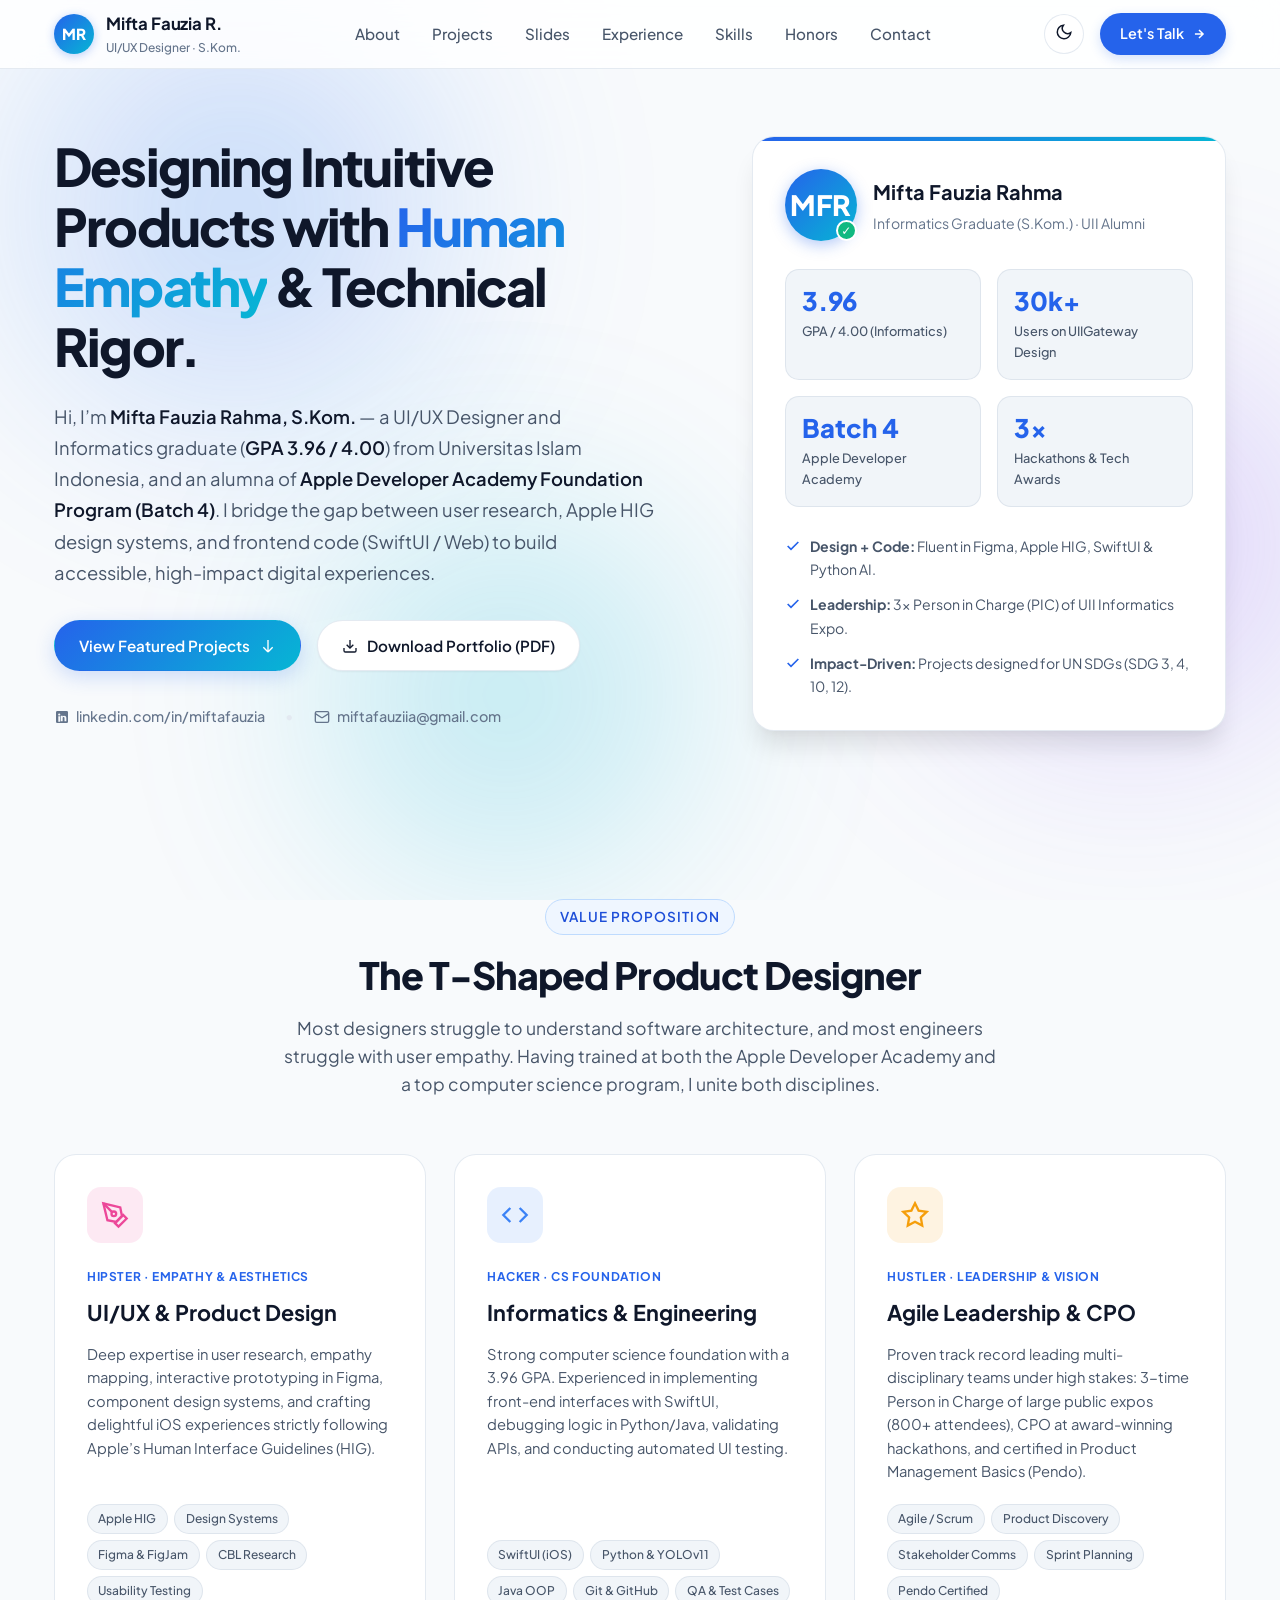
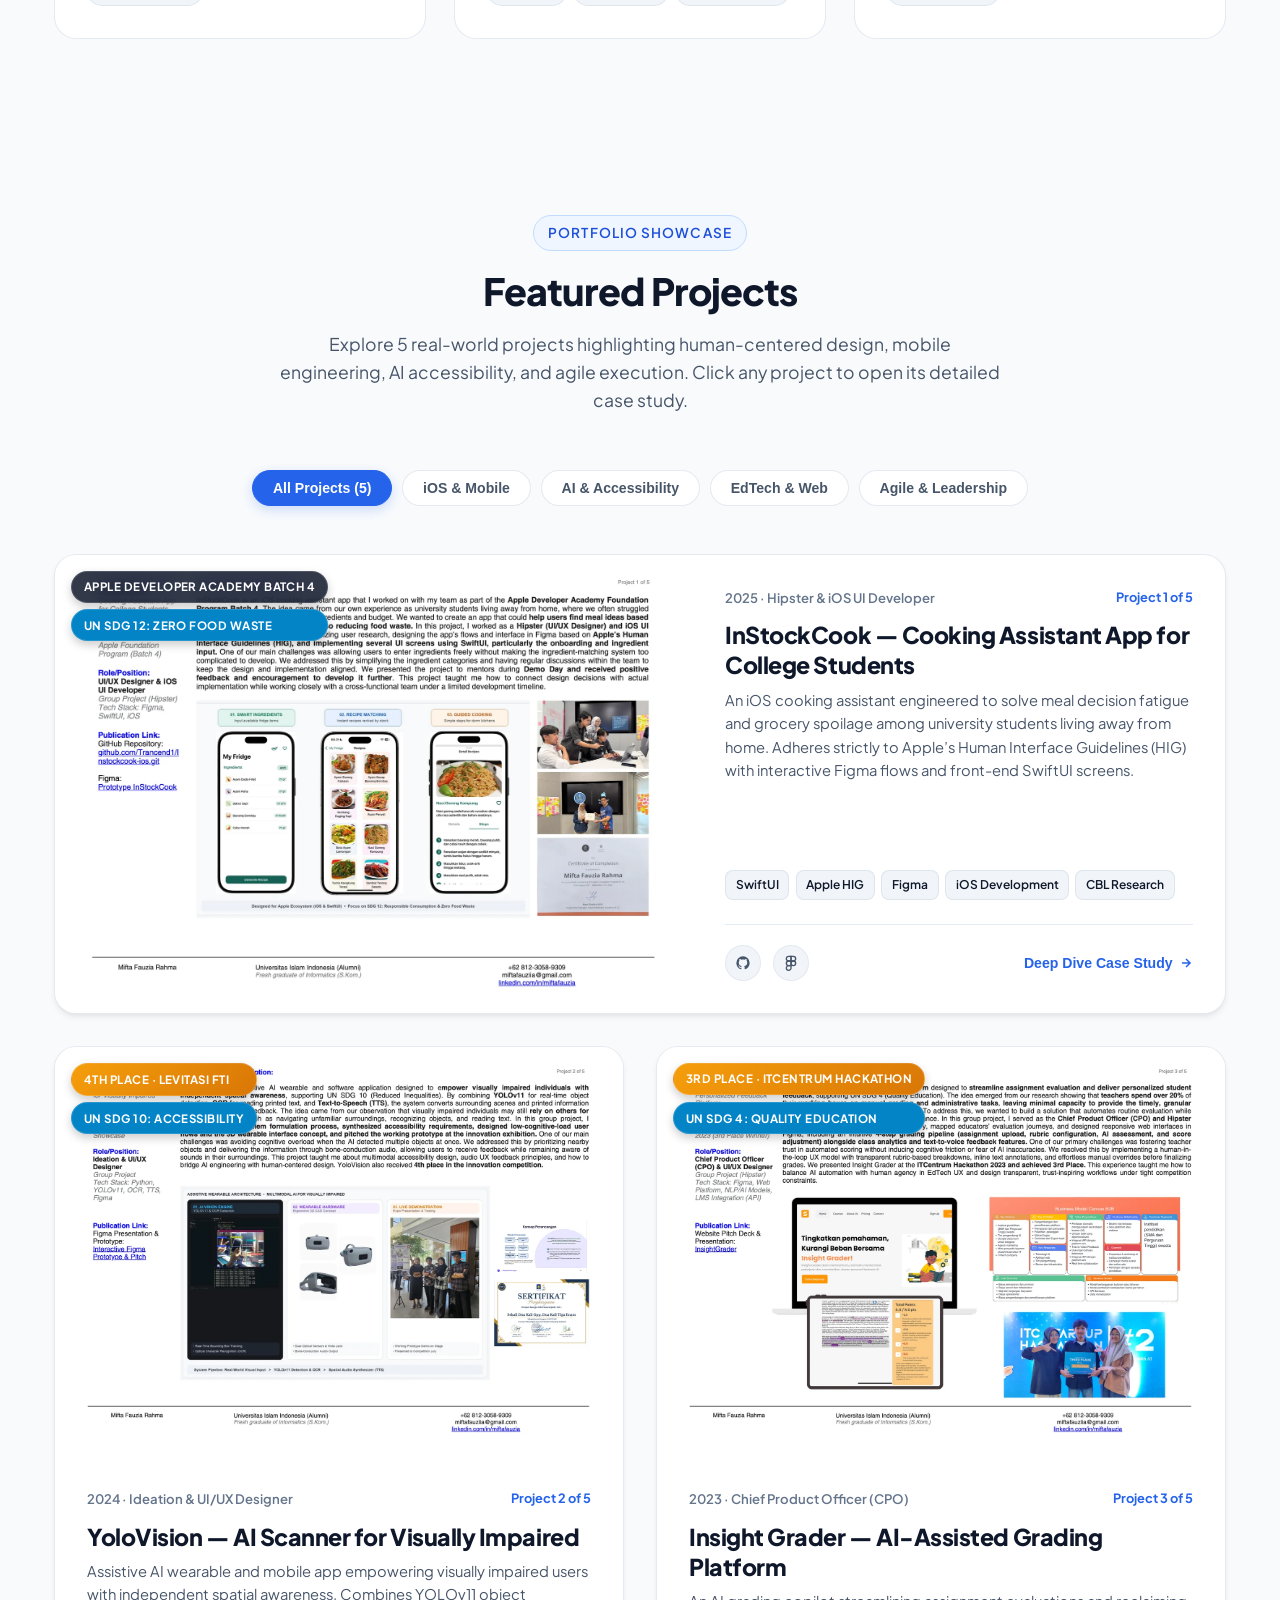
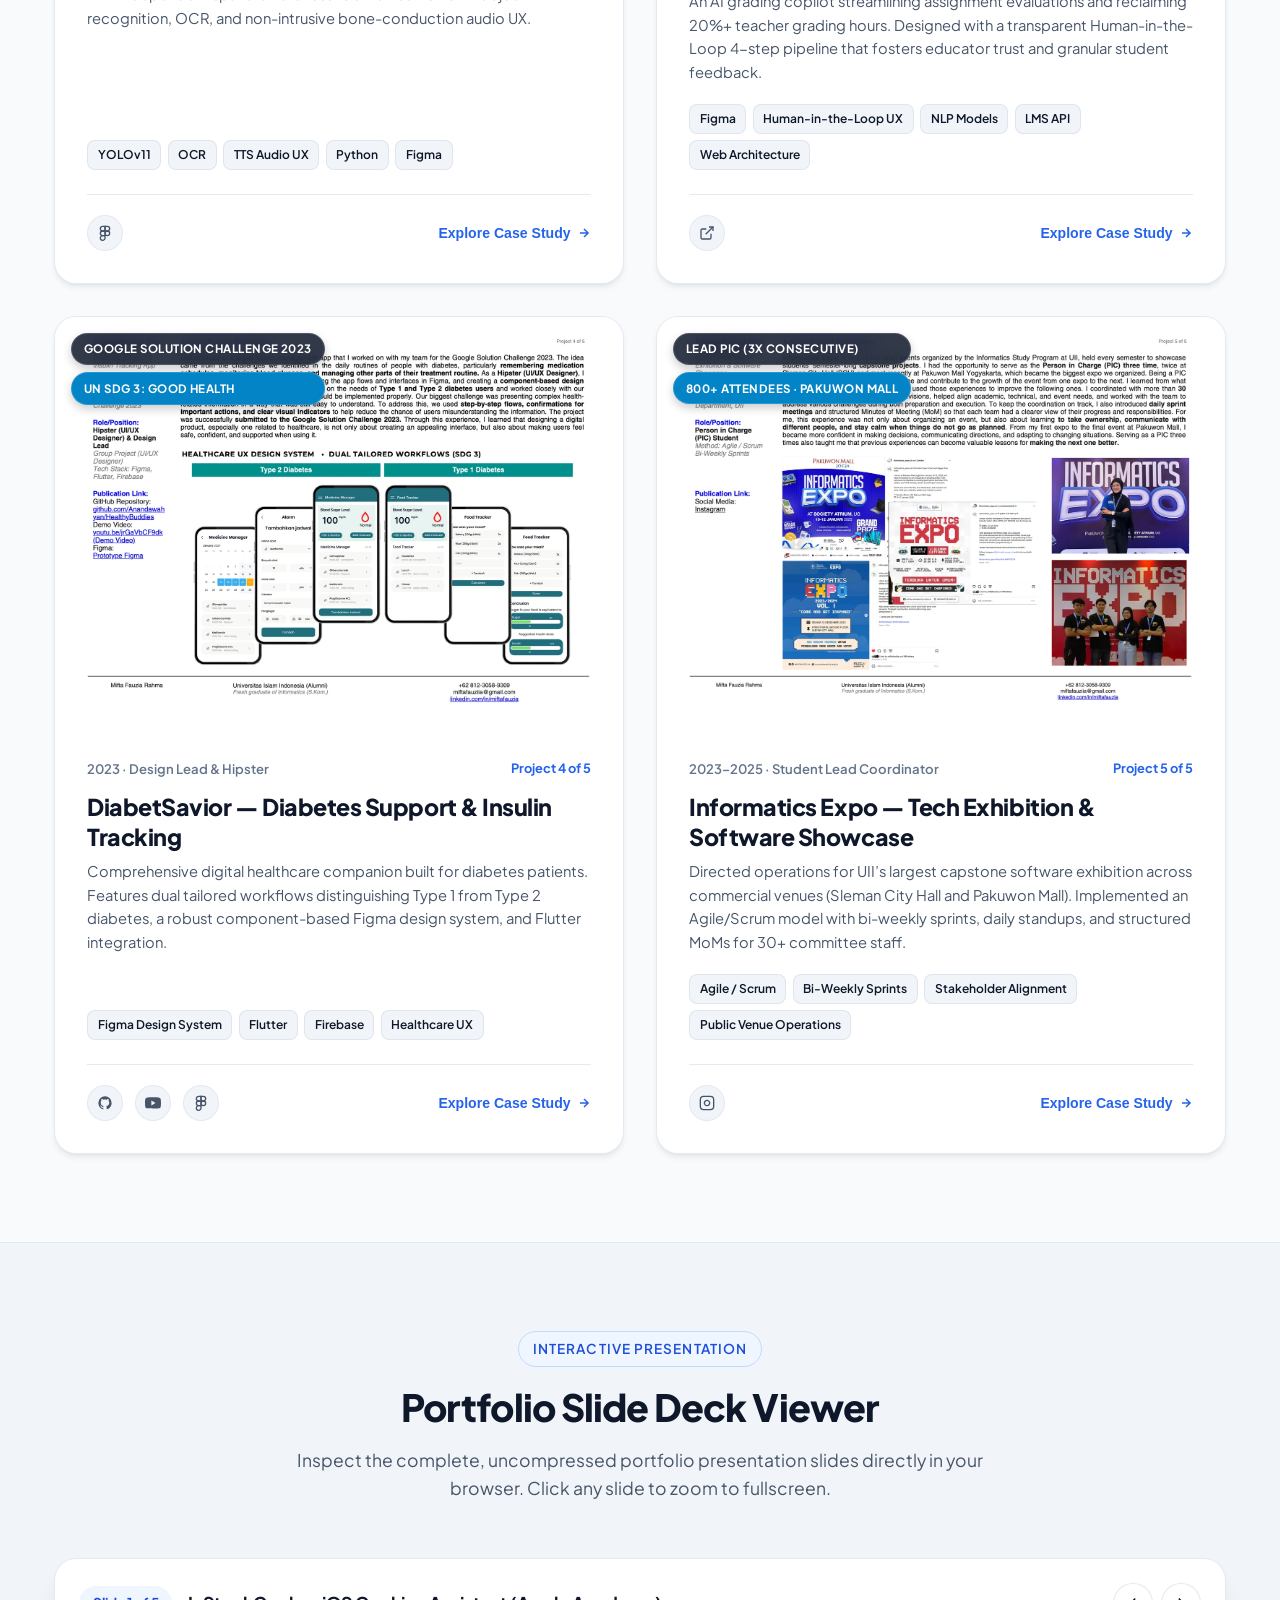
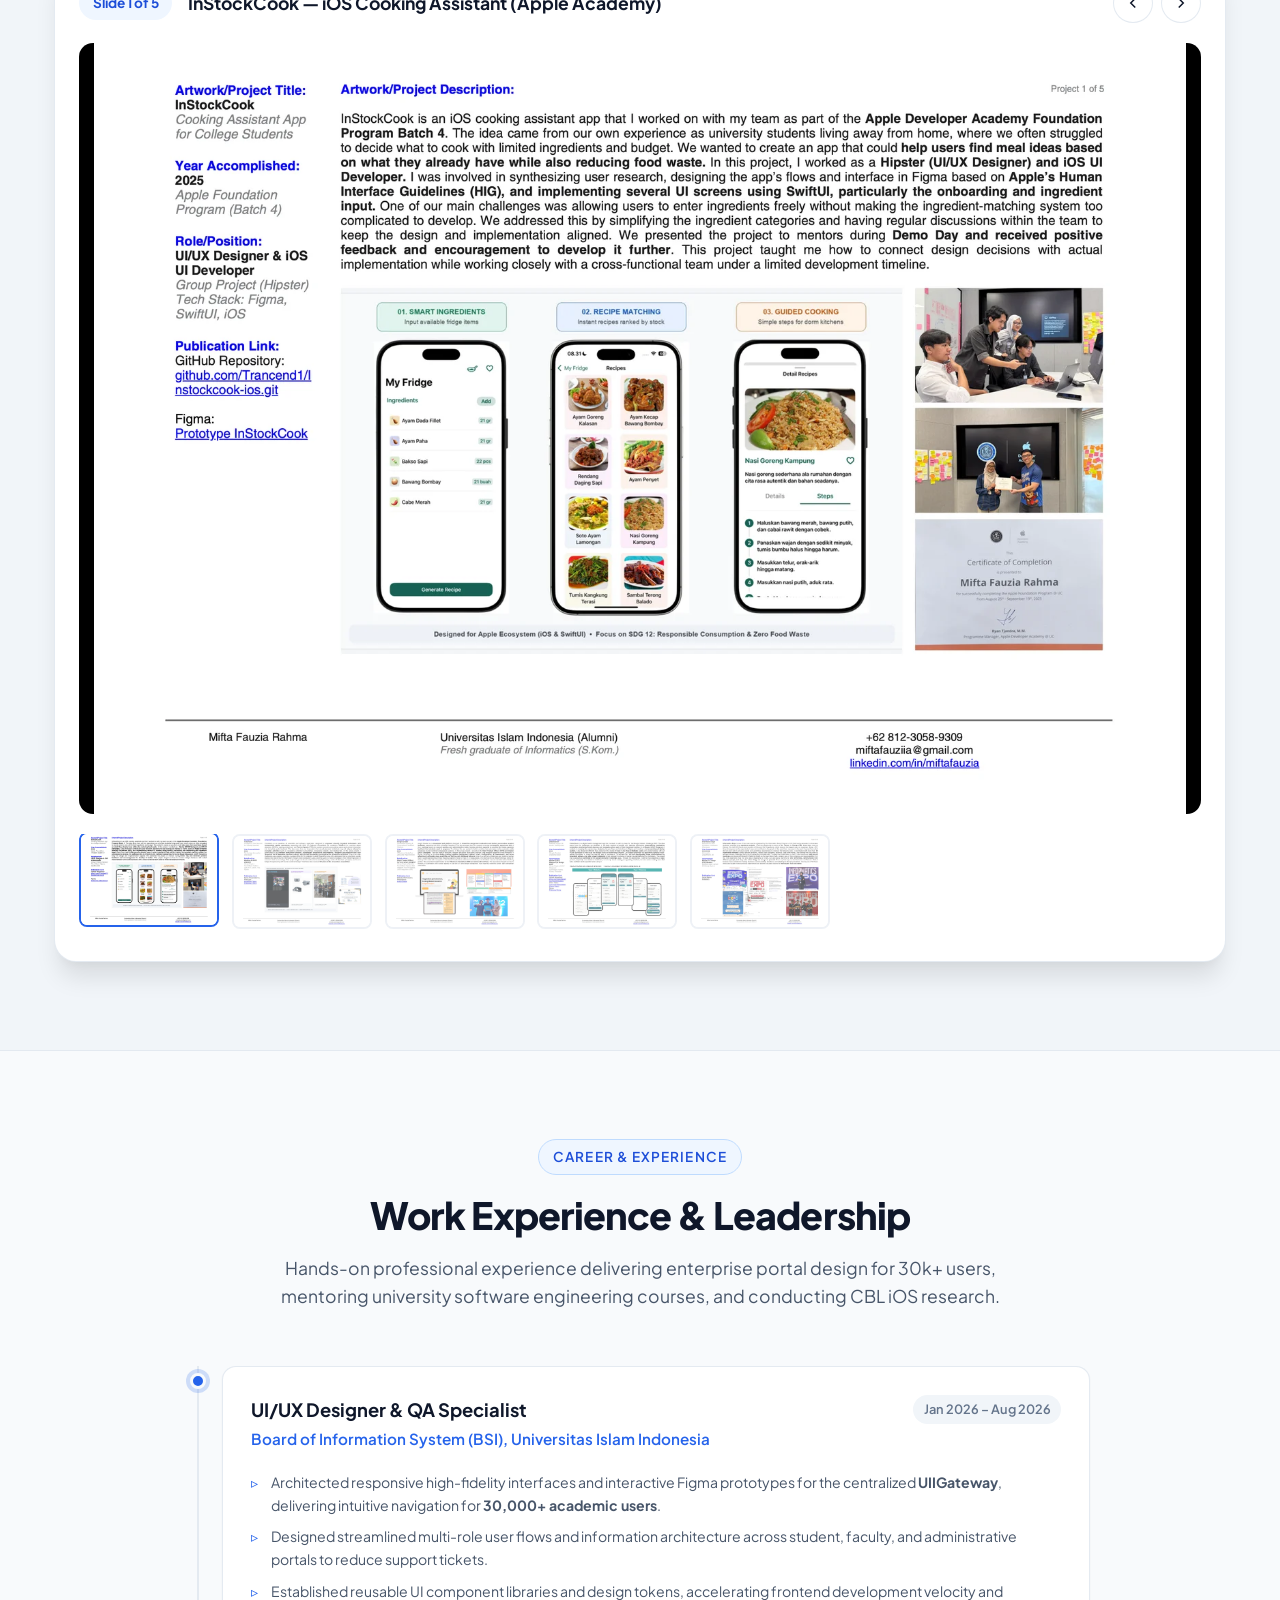
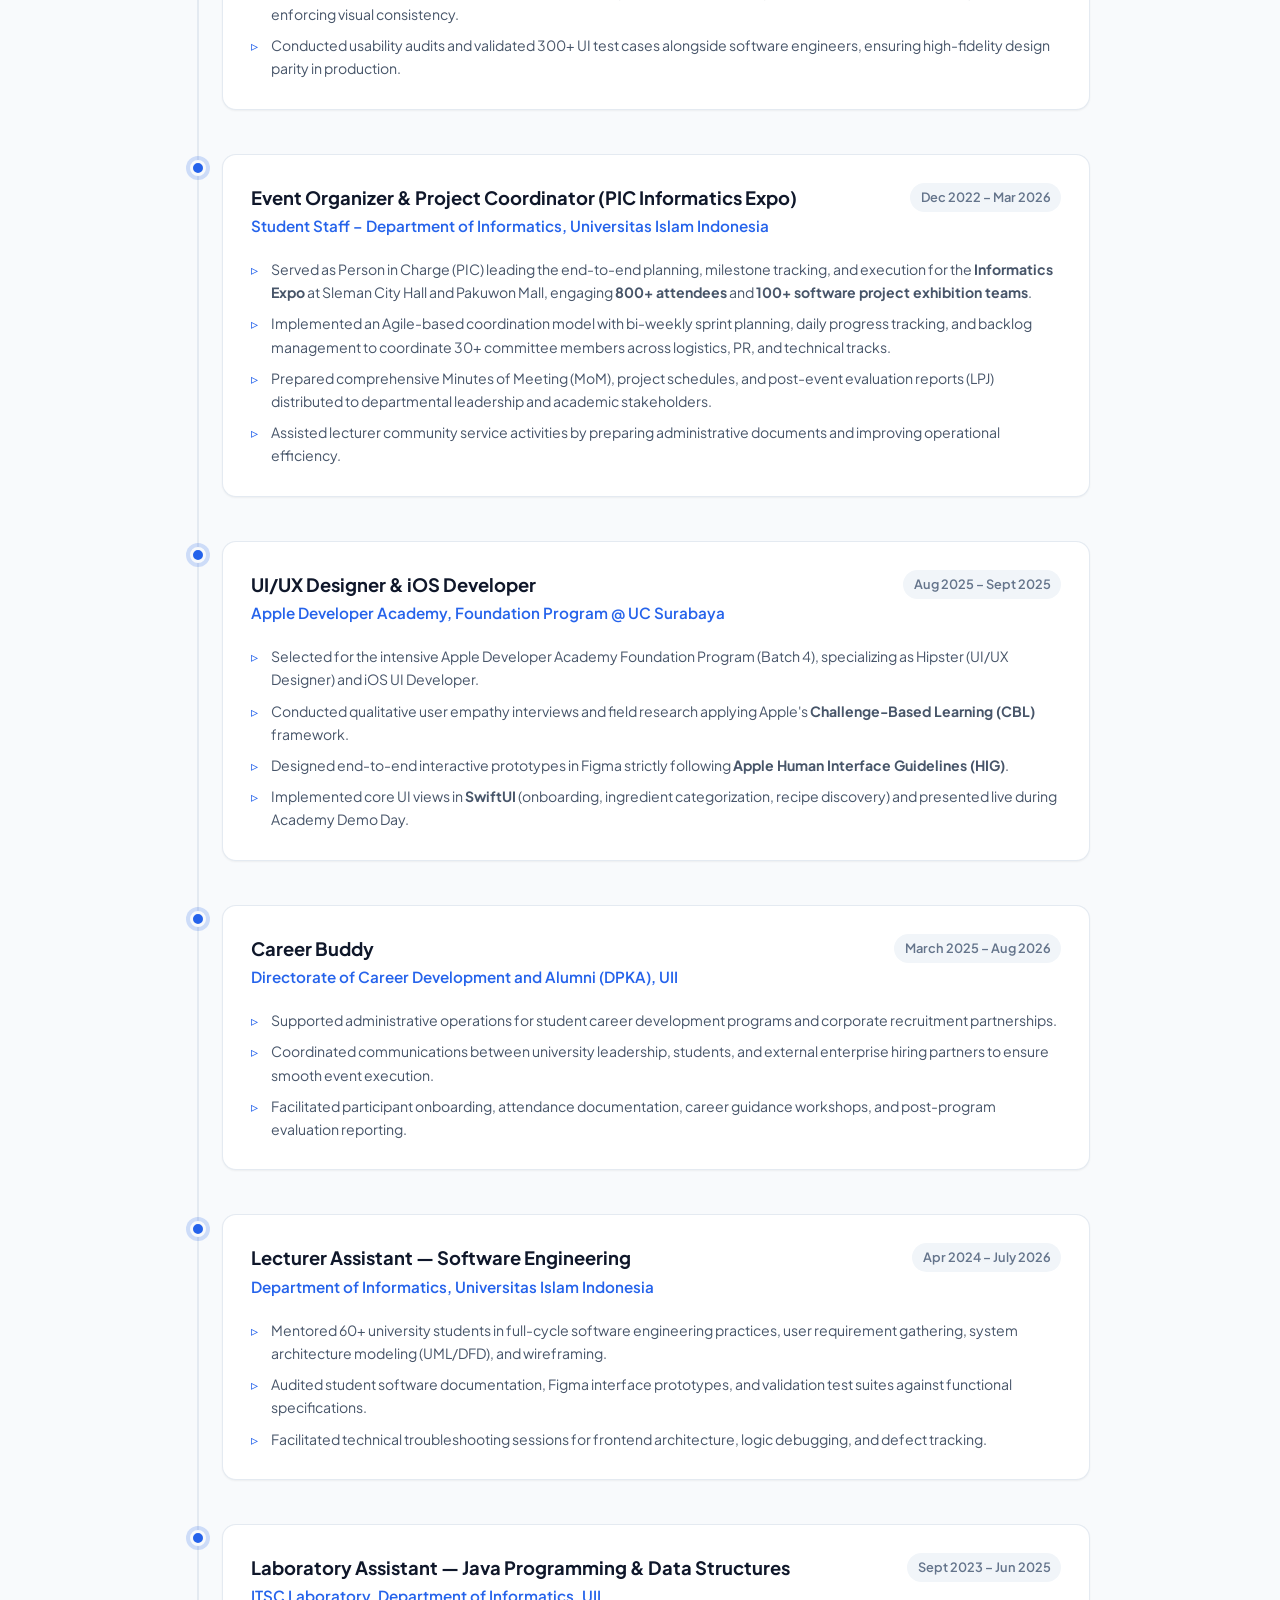
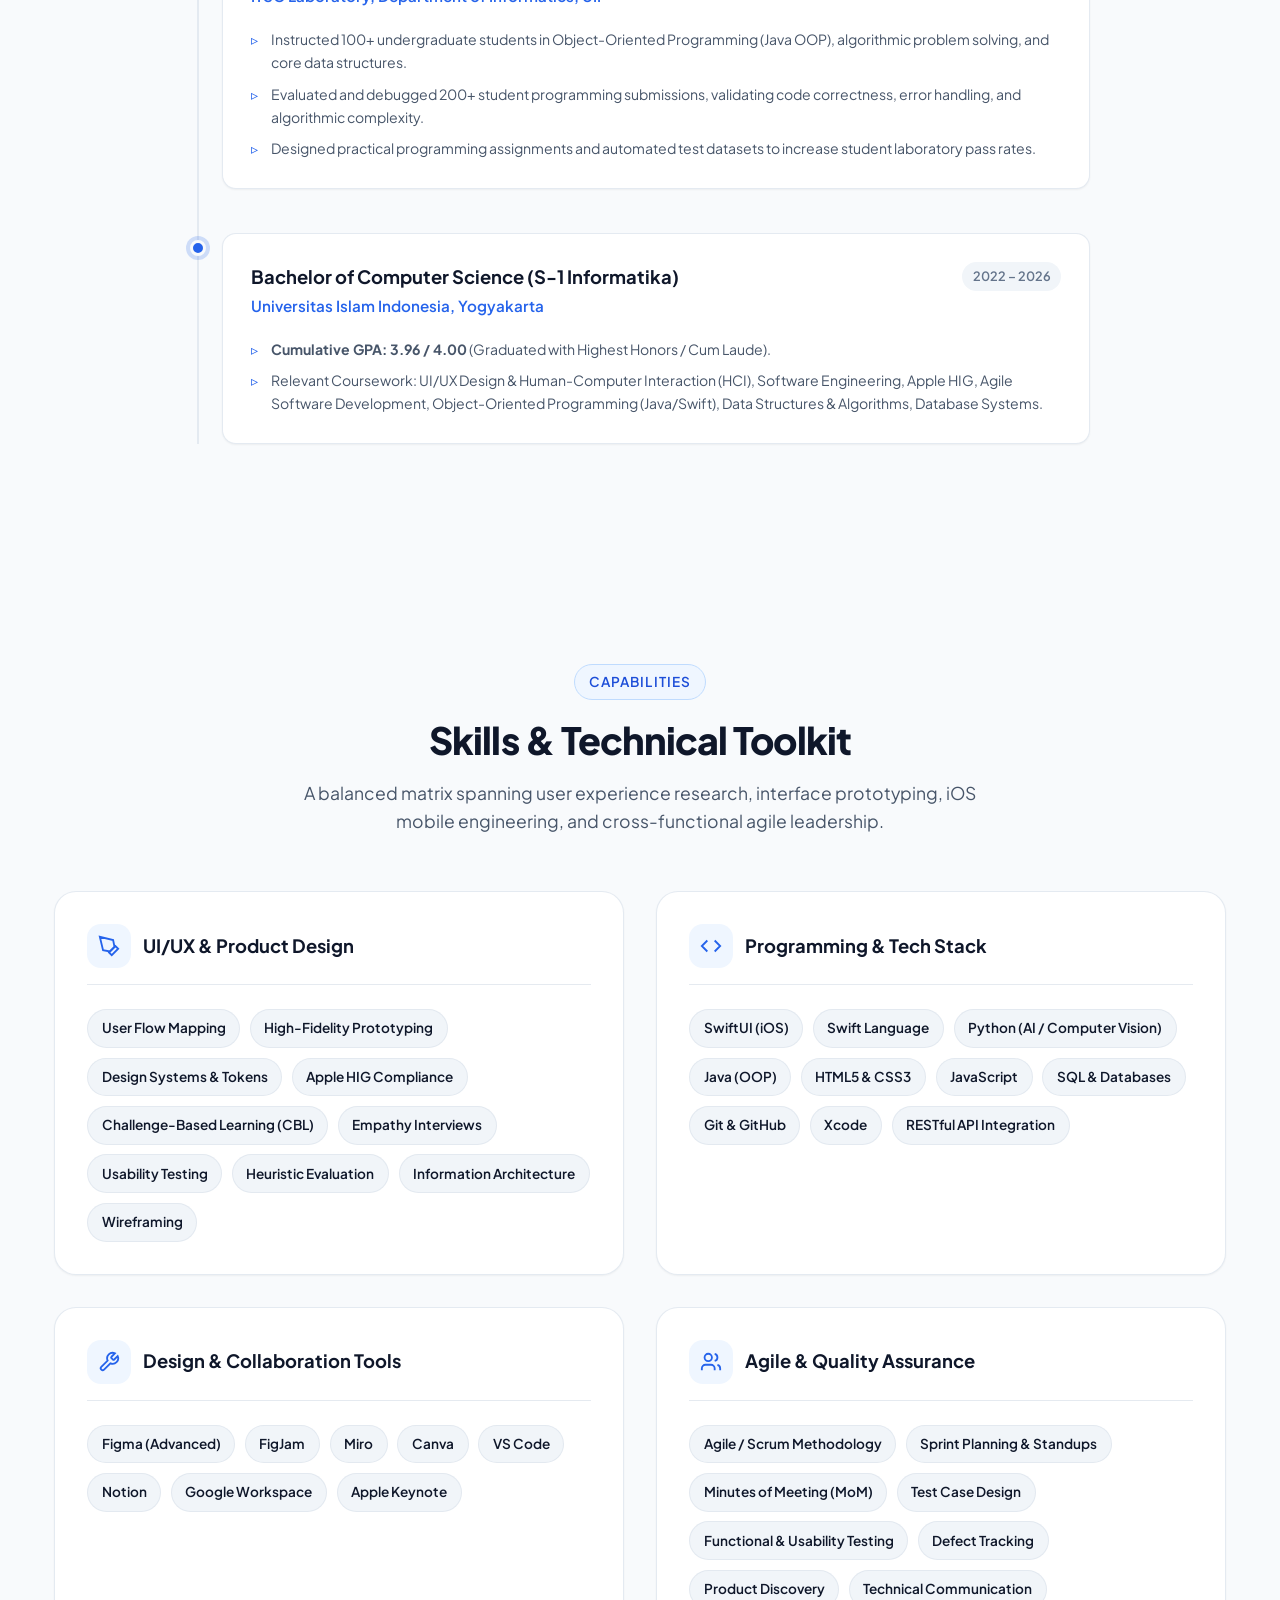
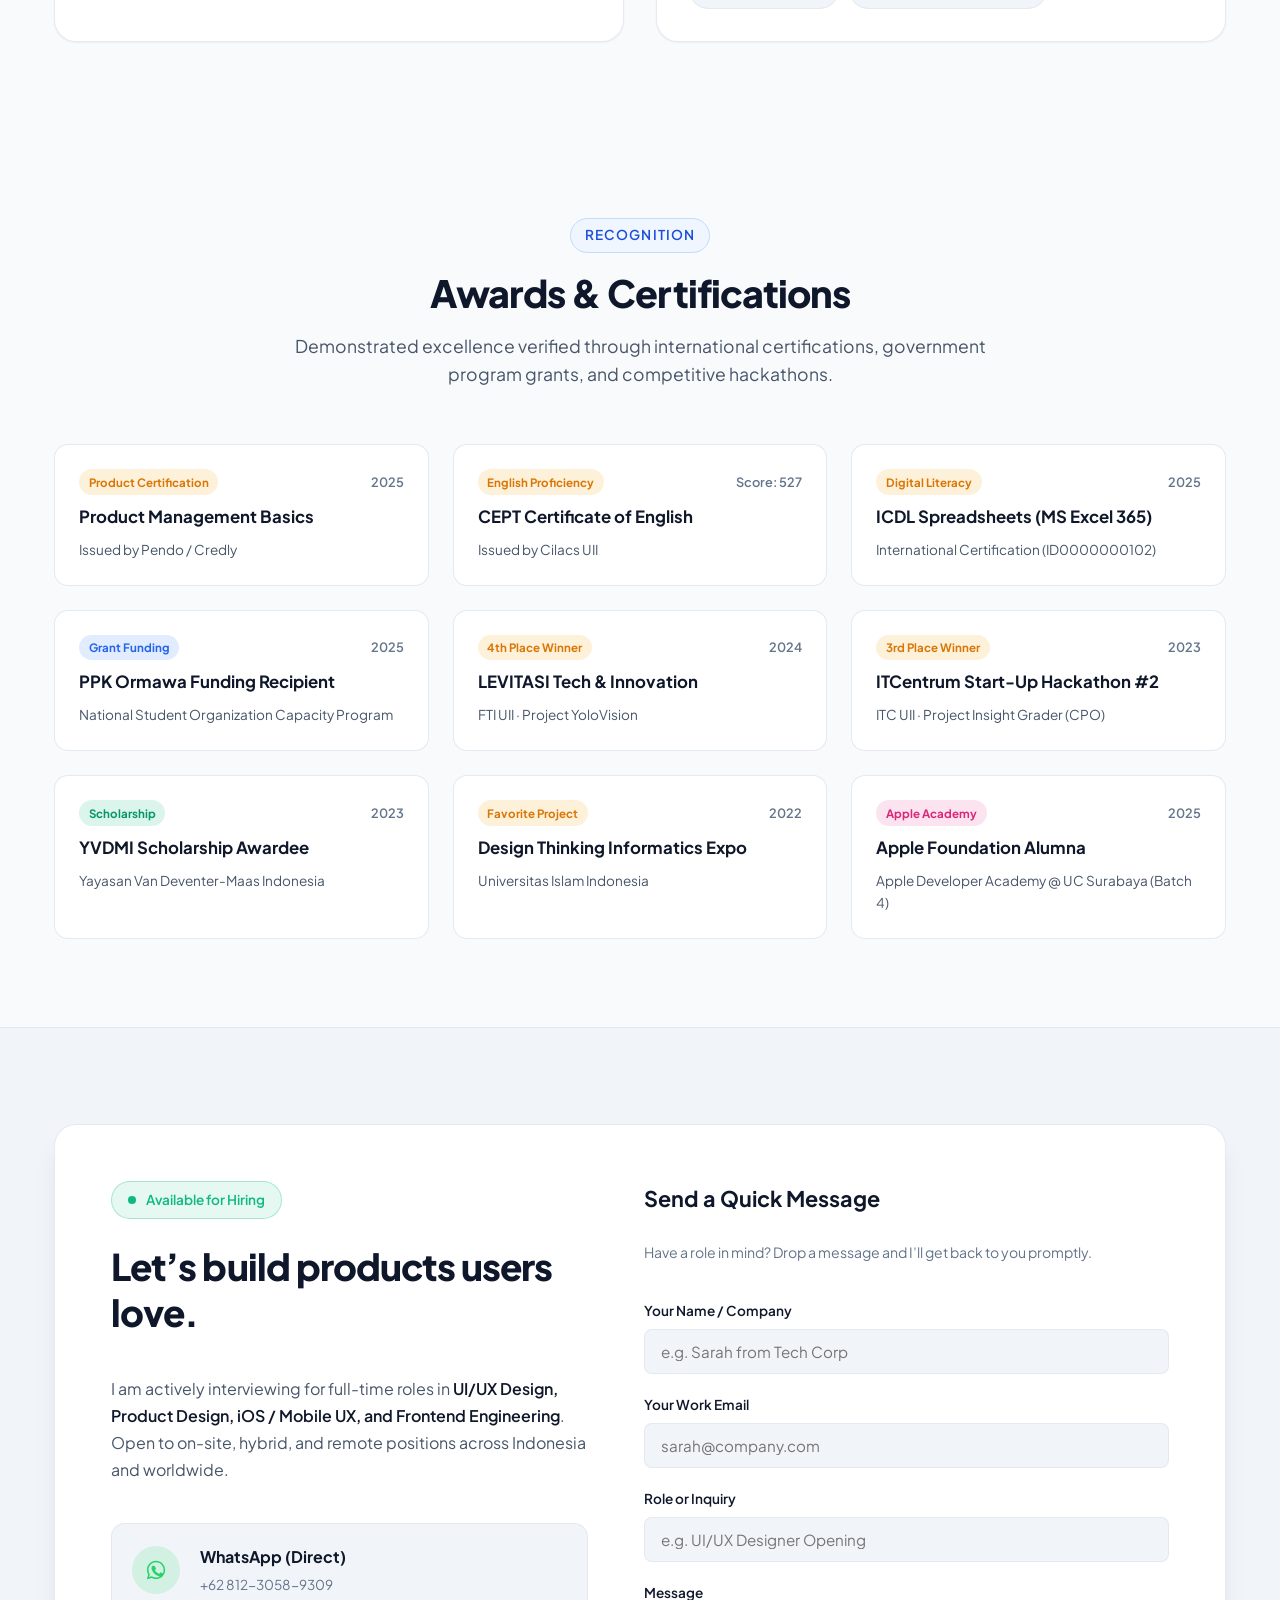
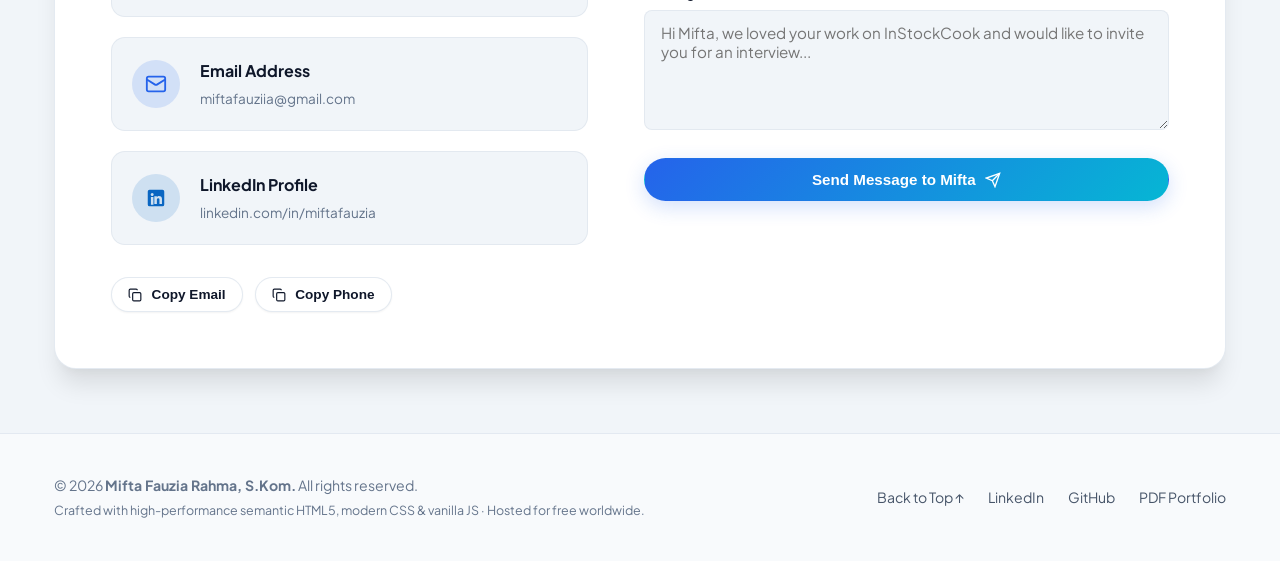
<file: index.html>
<!DOCTYPE html>
<html lang="en" data-theme="light">
<head>
  <meta charset="UTF-8" />
  <meta name="viewport" content="width=device-width, initial-scale=1.0" />
  
  <!-- Primary Meta Tags -->
  <title>Mifta Fauzia Rahma — UI/UX Designer & Informatics Graduate (S.Kom.)</title>
  <meta name="title" content="Mifta Fauzia Rahma — UI/UX Designer & Informatics Graduate (S.Kom.)" />
  <meta name="description" content="Portfolio of Mifta Fauzia Rahma, Fresh Graduate of Informatics (GPA 3.96/4.00) from Universitas Islam Indonesia and Alumna of Apple Developer Academy Foundation Program Batch 4. Specializing in UI/UX Design, iOS Development, and Product Design." />
  <meta name="keywords" content="Mifta Fauzia Rahma, UI/UX Designer, Apple Developer Academy, Universitas Islam Indonesia, Portfolio, SwiftUI, Figma, Product Designer, Fresh Graduate" />
  <meta name="author" content="Mifta Fauzia Rahma" />
  <meta name="theme-color" content="#2563eb" />

  <!-- Open Graph / Facebook / LinkedIn -->
  <meta property="og:type" content="website" />
  <meta property="og:url" content="https://miftafauziar.github.io/" />
  <meta property="og:title" content="Mifta Fauzia Rahma — UI/UX Designer & Informatics Graduate" />
  <meta property="og:description" content="Alumna of Apple Developer Academy Foundation Batch 4 & S-1 Informatics UII (GPA 3.96/4.00). Discover featured projects: InStockCook, YoloVision, Insight Grader, and DiabetSavior." />
  <meta property="og:image" content="assets/img/slide_1.webp" />

  <!-- Google Fonts: Plus Jakarta Sans & JetBrains Mono -->
  <link rel="preconnect" href="https://fonts.googleapis.com" />
  <link rel="preconnect" href="https://fonts.gstatic.com" crossorigin />
  <link href="https://fonts.googleapis.com/css2?family=JetBrains+Mono:wght@400;500;600&family=Plus+Jakarta+Sans:wght@400;500;600;700;800&display=swap" rel="stylesheet" />

  <!-- Stylesheet -->
  <link rel="stylesheet" href="styles.css" />
  <link rel="icon" href="data:image/svg+xml,<svg xmlns=%22http://www.w3.org/2000/svg%22 viewBox=%220 0 100 100%22><text y=%22.9em%22 font-size=%2290%22>✨</text></svg>" />
</head>
<body>

  <!-- Ambient Glow Effects -->
  <div class="ambient-glow" aria-hidden="true">
    <div class="glow-orb glow-orb-1"></div>
    <div class="glow-orb glow-orb-2"></div>
    <div class="glow-orb glow-orb-3"></div>
  </div>

  <!-- Navigation Bar -->
  <header class="navbar" id="navbar">
    <div class="container nav-container">
      <a href="#home" class="nav-brand" aria-label="Mifta Fauzia Rahma Homepage">
        <div class="brand-avatar">MR</div>
        <div class="brand-info">
          <span class="brand-name">Mifta Fauzia R.</span>
          <span class="brand-role">UI/UX Designer &middot; S.Kom.</span>
        </div>
      </a>

      <nav>
        <ul class="nav-links" id="navLinksMenu">
          <li><a href="#about" class="nav-link">About</a></li>
          <li><a href="#projects" class="nav-link">Projects</a></li>
          <li><a href="#slides" class="nav-link">Slides</a></li>
          <li><a href="#experience" class="nav-link">Experience</a></li>
          <li><a href="#skills" class="nav-link">Skills</a></li>
          <li><a href="#honors" class="nav-link">Honors</a></li>
          <li><a href="#contact" class="nav-link">Contact</a></li>
        </ul>
      </nav>

      <div class="nav-actions">
        <button class="theme-toggle-btn" id="themeToggleBtn" aria-label="Toggle theme" title="Toggle Light/Dark Theme">
          <span id="themeIcon">
            <svg width="18" height="18" viewBox="0 0 24 24" fill="none" stroke="currentColor" stroke-width="2"><path d="M21 12.79A9 9 0 1 1 11.21 3 7 7 0 0 0 21 12.79z"/></svg>
          </span>
        </button>
        <a href="#contact" class="nav-cta-btn">
          <span>Let's Talk</span>
          <svg width="14" height="14" viewBox="0 0 24 24" fill="none" stroke="currentColor" stroke-width="2.5"><path d="M5 12h14M12 5l7 7-7 7"/></svg>
        </a>
        <button class="menu-toggle-btn" id="mobileNavToggle" aria-label="Open mobile menu" aria-expanded="false">
          <svg width="24" height="24" viewBox="0 0 24 24" fill="none" stroke="currentColor" stroke-width="2"><line x1="3" y1="12" x2="21" y2="12"/><line x1="3" y1="6" x2="21" y2="6"/><line x1="3" y1="18" x2="21" y2="18"/></svg>
        </button>
      </div>
    </div>
  </header>

  <!-- Main Content -->
  <main id="main-content">

    <!-- Hero Section -->
    <section class="hero-section" id="home">
      <div class="container hero-grid">
        <div class="hero-content">

          <h1 class="hero-title">
            Designing Intuitive Products with <span class="gradient-text">Human Empathy</span> & Technical Rigor.
          </h1>

          <p class="hero-desc">
            Hi, I’m <strong>Mifta Fauzia Rahma, S.Kom.</strong> — a UI/UX Designer and Informatics graduate (<strong>GPA 3.96 / 4.00</strong>) from Universitas Islam Indonesia, and an alumna of <strong>Apple Developer Academy Foundation Program (Batch 4)</strong>. I bridge the gap between user research, Apple HIG design systems, and frontend code (SwiftUI / Web) to build accessible, high-impact digital experiences.
          </p>

          <div class="hero-actions">
            <a href="#projects" class="btn btn-primary">
              <span>View Featured Projects</span>
              <svg width="16" height="16" viewBox="0 0 24 24" fill="none" stroke="currentColor" stroke-width="2"><path d="M19 14l-7 7m0 0l-7-7m7 7V3"/></svg>
            </a>
            <a href="assets/Mifta_Fauzia_Rahma_Portfolio_2026.pdf" download class="btn btn-secondary" title="Download official PDF portfolio">
              <svg width="16" height="16" viewBox="0 0 24 24" fill="none" stroke="currentColor" stroke-width="2"><path d="M21 15v4a2 2 0 0 1-2 2H5a2 2 0 0 1-2-2v-4"/><polyline points="7 10 12 15 17 10"/><line x1="12" y1="15" x2="12" y2="3"/></svg>
              <span>Download Portfolio (PDF)</span>
            </a>
          </div>

          <div class="hero-socials">
            <a href="https://linkedin.com/in/miftafauzia" target="_blank" rel="noopener noreferrer" class="social-link" title="LinkedIn Profile">
              <svg width="16" height="16" viewBox="0 0 24 24" fill="currentColor"><path d="M19 3a2 2 0 0 1 2 2v14a2 2 0 0 1-2 2H5a2 2 0 0 1-2-2V5a2 2 0 0 1 2-2h14m-.5 15.5v-5.3a3.26 3.26 0 0 0-3.26-3.26c-.85 0-1.84.52-2.28 1.3v-1.11h-2.79v8.37h2.79v-4.93c0-.77.62-1.4 1.39-1.4a1.4 1.4 0 0 1 1.4 1.4v4.93h2.75M6.46 10.9v8.37H9.2V10.9H6.46M7.83 6.64a1.64 1.64 0 0 0-1.64 1.64c0 .91.73 1.64 1.64 1.64s1.64-.73 1.64-1.64A1.64 1.64 0 0 0 7.83 6.64Z"/></svg>
              <span>linkedin.com/in/miftafauzia</span>
            </a>
            <span style="color: var(--border-color);">&bull;</span>
            <a href="mailto:miftafauziia@gmail.com" class="social-link" title="Direct Email">
              <svg width="16" height="16" viewBox="0 0 24 24" fill="none" stroke="currentColor" stroke-width="2"><rect width="20" height="16" x="2" y="4" rx="2"/><path d="m22 7-8.97 5.7a1.94 1.94 0 0 1-2.06 0L2 7"/></svg>
              <span>miftafauziia@gmail.com</span>
            </a>
          </div>
        </div>

        <!-- Hero Bento Proof Card -->
        <div class="hero-card">
          <div class="hero-card-header">
            <div class="hero-avatar-wrapper">
              <div class="hero-avatar">MFR</div>
              <span class="verified-badge" title="Verified Graduate & Apple Academy Alumna">✓</span>
            </div>
            <div class="hero-card-meta">
              <h3>Mifta Fauzia Rahma</h3>
              <p>Informatics Graduate (S.Kom.) &middot; UII Alumni</p>
            </div>
          </div>

          <div class="metrics-grid">
            <div class="metric-box">
              <div class="metric-number">3.96</div>
              <div class="metric-label">GPA / 4.00 (Informatics)</div>
            </div>
            <div class="metric-box">
              <div class="metric-number">30k+</div>
              <div class="metric-label">Users on UIIGateway Design</div>
            </div>
            <div class="metric-box">
              <div class="metric-number">Batch 4</div>
              <div class="metric-label">Apple Developer Academy</div>
            </div>
            <div class="metric-box">
              <div class="metric-number">3x</div>
              <div class="metric-label">Hackathons & Tech Awards</div>
            </div>
          </div>

          <ul class="hero-highlights-list">
            <li class="hero-highlight-item">
              <svg width="16" height="16" viewBox="0 0 24 24" fill="none" stroke="currentColor" stroke-width="2.5"><polyline points="20 6 9 17 4 12"/></svg>
              <span><strong>Design + Code:</strong> Fluent in Figma, Apple HIG, SwiftUI & Python AI.</span>
            </li>
            <li class="hero-highlight-item">
              <svg width="16" height="16" viewBox="0 0 24 24" fill="none" stroke="currentColor" stroke-width="2.5"><polyline points="20 6 9 17 4 12"/></svg>
              <span><strong>Leadership:</strong> 3x Person in Charge (PIC) of UII Informatics Expo.</span>
            </li>
            <li class="hero-highlight-item">
              <svg width="16" height="16" viewBox="0 0 24 24" fill="none" stroke="currentColor" stroke-width="2.5"><polyline points="20 6 9 17 4 12"/></svg>
              <span><strong>Impact-Driven:</strong> Projects designed for UN SDGs (SDG 3, 4, 10, 12).</span>
            </li>
          </ul>
        </div>
      </div>
    </section>

    <!-- The T-Shaped Designer / Value Proposition Section -->
    <section class="section" id="about">
      <div class="container">
        <div class="section-header">
          <span class="section-tag">Value Proposition</span>
          <h2 class="section-title">The T-Shaped Product Designer</h2>
          <p class="section-subtitle">
            Most designers struggle to understand software architecture, and most engineers struggle with user empathy. Having trained at both the Apple Developer Academy and a top computer science program, I unite both disciplines.
          </p>
        </div>

        <div class="t-shaped-grid">
          <!-- Hipster Card -->
          <div class="t-card">
            <div class="t-card-icon icon-hipster">
              <svg width="28" height="28" viewBox="0 0 24 24" fill="none" stroke="currentColor" stroke-width="2"><path d="m12 19 7-7 3 3-7 7-3-3z"/><path d="m18 13-1.5-7.5L2 2l3.5 14.5L13 18l5-5z"/><path d="m2 2 7.586 7.586"/><circle cx="11" cy="11" r="2"/></svg>
            </div>
            <div class="t-card-badge">Hipster &middot; Empathy & Aesthetics</div>
            <h3 class="t-card-title">UI/UX & Product Design</h3>
            <p class="t-card-desc">
              Deep expertise in user research, empathy mapping, interactive prototyping in Figma, component design systems, and crafting delightful iOS experiences strictly following Apple’s Human Interface Guidelines (HIG).
            </p>
            <div class="t-card-tags">
              <span class="tag-pill">Apple HIG</span>
              <span class="tag-pill">Design Systems</span>
              <span class="tag-pill">Figma & FigJam</span>
              <span class="tag-pill">CBL Research</span>
              <span class="tag-pill">Usability Testing</span>
            </div>
          </div>

          <!-- Hacker Card -->
          <div class="t-card">
            <div class="t-card-icon icon-hacker">
              <svg width="28" height="28" viewBox="0 0 24 24" fill="none" stroke="currentColor" stroke-width="2"><polyline points="16 18 22 12 16 6"/><polyline points="8 6 2 12 8 18"/></svg>
            </div>
            <div class="t-card-badge">Hacker &middot; CS Foundation</div>
            <h3 class="t-card-title">Informatics & Engineering</h3>
            <p class="t-card-desc">
              Strong computer science foundation with a 3.96 GPA. Experienced in implementing front-end interfaces with SwiftUI, debugging logic in Python/Java, validating APIs, and conducting automated UI testing.
            </p>
            <div class="t-card-tags">
              <span class="tag-pill">SwiftUI (iOS)</span>
              <span class="tag-pill">Python & YOLOv11</span>
              <span class="tag-pill">Java OOP</span>
              <span class="tag-pill">Git & GitHub</span>
              <span class="tag-pill">QA & Test Cases</span>
            </div>
          </div>

          <!-- Hustler Card -->
          <div class="t-card">
            <div class="t-card-icon icon-hustler">
              <svg width="28" height="28" viewBox="0 0 24 24" fill="none" stroke="currentColor" stroke-width="2"><polygon points="12 2 15.09 8.26 22 9.27 17 14.14 18.18 21.02 12 17.77 5.82 21.02 7 14.14 2 9.27 8.91 8.26 12 2"/></svg>
            </div>
            <div class="t-card-badge">Hustler &middot; Leadership & Vision</div>
            <h3 class="t-card-title">Agile Leadership & CPO</h3>
            <p class="t-card-desc">
              Proven track record leading multi-disciplinary teams under high stakes: 3-time Person in Charge of large public expos (800+ attendees), CPO at award-winning hackathons, and certified in Product Management Basics (Pendo).
            </p>
            <div class="t-card-tags">
              <span class="tag-pill">Agile / Scrum</span>
              <span class="tag-pill">Product Discovery</span>
              <span class="tag-pill">Stakeholder Comms</span>
              <span class="tag-pill">Sprint Planning</span>
              <span class="tag-pill">Pendo Certified</span>
            </div>
          </div>
        </div>
      </div>
    </section>

    <!-- Featured Projects Section -->
    <section class="section" id="projects">
      <div class="container">
        <div class="section-header">
          <span class="section-tag">Portfolio Showcase</span>
          <h2 class="section-title">Featured Projects</h2>
          <p class="section-subtitle">
            Explore 5 real-world projects highlighting human-centered design, mobile engineering, AI accessibility, and agile execution. Click any project to open its detailed case study.
          </p>
        </div>

        <!-- Filter Tabs -->
        <div class="filter-tabs">
          <button class="filter-btn active" data-filter="all">All Projects (5)</button>
          <button class="filter-btn" data-filter="mobile">iOS & Mobile</button>
          <button class="filter-btn" data-filter="ai">AI & Accessibility</button>
          <button class="filter-btn" data-filter="web">EdTech & Web</button>
          <button class="filter-btn" data-filter="leadership">Agile & Leadership</button>
        </div>

        <div class="projects-grid">
          
          <!-- PROJECT 1: InStockCook (Featured Banner) -->
          <article class="project-card featured" data-category="mobile">
            <div class="project-media" data-project-target="instockcook" title="Click to open case study">
              <img src="assets/img/slide_1.webp" alt="InStockCook iOS App Portfolio Slide" class="project-img" loading="lazy" />
              <div class="project-badge-overlay">
                <span class="badge-tag">Apple Developer Academy Batch 4</span>
                <span class="badge-tag badge-sdg">UN SDG 12: Zero Food Waste</span>
              </div>
            </div>

            <div class="project-body">
              <div class="project-meta-top">
                <span class="project-year-role">2025 &middot; Hipster & iOS UI Developer</span>
                <span style="font-size:0.8rem; font-weight:700; color:var(--accent-primary);">Project 1 of 5</span>
              </div>

              <h3 class="project-title">InStockCook — Cooking Assistant App for College Students</h3>
              <p class="project-summary">
                An iOS cooking assistant engineered to solve meal decision fatigue and grocery spoilage among university students living away from home. Adheres strictly to Apple’s Human Interface Guidelines (HIG) with interactive Figma flows and front-end SwiftUI screens.
              </p>

              <div class="project-tech-stack">
                <span class="tech-chip">SwiftUI</span>
                <span class="tech-chip">Apple HIG</span>
                <span class="tech-chip">Figma</span>
                <span class="tech-chip">iOS Development</span>
                <span class="tech-chip">CBL Research</span>
              </div>

              <div class="project-footer">
                <div class="project-links">
                  <a href="https://github.com/Trancend1/Instockcook-ios.git" target="_blank" rel="noopener noreferrer" class="icon-btn-link" title="GitHub Repository">
                    <svg width="16" height="16" viewBox="0 0 24 24" fill="currentColor"><path d="M12 2A10 10 0 0 0 2 12c0 4.42 2.87 8.17 6.84 9.5.5.08.66-.23.66-.5v-1.69c-2.77.6-3.36-1.34-3.36-1.34-.46-1.16-1.11-1.47-1.11-1.47-.91-.62.07-.6.07-.6 1 .07 1.53 1.03 1.53 1.03.87 1.52 2.34 1.07 2.91.83.1-.65.35-1.09.63-1.34-2.22-.25-4.55-1.11-4.55-4.92 0-1.11.38-2 1.03-2.71-.1-.25-.45-1.29.1-2.64 0 0 .84-.27 2.75 1.02.79-.22 1.65-.33 2.5-.33.85 0 1.71.11 2.5.33 1.91-1.29 2.75-1.02 2.75-1.02.55 1.35.2 2.39.1 2.64.65.71 1.03 1.6 1.03 2.71 0 3.82-2.34 4.66-4.57 4.91.36.31.69.92.69 1.85V21c0 .27.16.59.67.5C19.14 20.16 22 16.42 22 12A10 10 0 0 0 12 2Z"/></svg>
                  </a>
                  <a href="https://www.figma.com/design/U7SBollNS7j5BgfaVkSF4r/InStockCook?node-id=0-1&t=4lIGKDlm5ayss5cg-1" target="_blank" rel="noopener noreferrer" class="icon-btn-link" title="Interactive Figma Prototype">
                    <svg width="16" height="16" viewBox="0 0 24 24" fill="none" stroke="currentColor" stroke-width="2"><path d="M5 5.5A3.5 3.5 0 0 1 8.5 2H12v7H8.5A3.5 3.5 0 0 1 5 5.5z"/><path d="M12 2h3.5a3.5 3.5 0 1 1 0 7H12V2z"/><path d="M12 12.5a3.5 3.5 0 1 1 7 0 3.5 3.5 0 1 1-7 0z"/><path d="M5 19.5A3.5 3.5 0 0 1 8.5 16H12v3.5a3.5 3.5 0 1 1-7 0z"/><path d="M5 12.5A3.5 3.5 0 0 1 8.5 9H12v7H8.5A3.5 3.5 0 0 1 5 12.5z"/></svg>
                  </a>
                </div>
                <button class="case-study-btn" data-project-target="instockcook">
                  <span>Deep Dive Case Study</span>
                  <svg width="14" height="14" viewBox="0 0 24 24" fill="none" stroke="currentColor" stroke-width="2.5"><path d="M5 12h14M12 5l7 7-7 7"/></svg>
                </button>
              </div>
            </div>
          </article>

          <!-- PROJECT 2: YoloVision -->
          <article class="project-card" data-category="ai">
            <div class="project-media" data-project-target="yolovision" title="Click to open case study">
              <img src="assets/img/slide_2.webp" alt="YoloVision Assistive AI Portfolio Slide" class="project-img" loading="lazy" />
              <div class="project-badge-overlay">
                <span class="badge-tag badge-award">4th Place &middot; LEVITASI FTI</span>
                <span class="badge-tag badge-sdg">UN SDG 10: Accessibility</span>
              </div>
            </div>

            <div class="project-body">
              <div class="project-meta-top">
                <span class="project-year-role">2024 &middot; Ideation & UI/UX Designer</span>
                <span style="font-size:0.8rem; font-weight:700; color:var(--accent-primary);">Project 2 of 5</span>
              </div>

              <h3 class="project-title">YoloVision — AI Scanner for Visually Impaired</h3>
              <p class="project-summary">
                Assistive AI wearable and mobile app empowering visually impaired users with independent spatial awareness. Combines YOLOv11 object recognition, OCR, and non-intrusive bone-conduction audio UX.
              </p>

              <div class="project-tech-stack">
                <span class="tech-chip">YOLOv11</span>
                <span class="tech-chip">OCR</span>
                <span class="tech-chip">TTS Audio UX</span>
                <span class="tech-chip">Python</span>
                <span class="tech-chip">Figma</span>
              </div>

              <div class="project-footer">
                <div class="project-links">
                  <a href="https://www.figma.com/proto/dXN6POz34i6eluGoeBTMvk/Portfolio?node-id=104-541" target="_blank" rel="noopener noreferrer" class="icon-btn-link" title="Interactive Figma Prototype & Pitch">
                    <svg width="16" height="16" viewBox="0 0 24 24" fill="none" stroke="currentColor" stroke-width="2"><path d="M5 5.5A3.5 3.5 0 0 1 8.5 2H12v7H8.5A3.5 3.5 0 0 1 5 5.5z"/><path d="M12 2h3.5a3.5 3.5 0 1 1 0 7H12V2z"/><path d="M12 12.5a3.5 3.5 0 1 1 7 0 3.5 3.5 0 1 1-7 0z"/><path d="M5 19.5A3.5 3.5 0 0 1 8.5 16H12v3.5a3.5 3.5 0 1 1-7 0z"/><path d="M5 12.5A3.5 3.5 0 0 1 8.5 9H12v7H8.5A3.5 3.5 0 0 1 5 12.5z"/></svg>
                  </a>
                </div>
                <button class="case-study-btn" data-project-target="yolovision">
                  <span>Explore Case Study</span>
                  <svg width="14" height="14" viewBox="0 0 24 24" fill="none" stroke="currentColor" stroke-width="2.5"><path d="M5 12h14M12 5l7 7-7 7"/></svg>
                </button>
              </div>
            </div>
          </article>

          <!-- PROJECT 3: Insight Grader -->
          <article class="project-card" data-category="web">
            <div class="project-media" data-project-target="insightgrader" title="Click to open case study">
              <img src="assets/img/slide_3.webp" alt="Insight Grader AI Platform Portfolio Slide" class="project-img" loading="lazy" />
              <div class="project-badge-overlay">
                <span class="badge-tag badge-award">3rd Place &middot; ITCentrum Hackathon</span>
                <span class="badge-tag badge-sdg">UN SDG 4: Quality Education</span>
              </div>
            </div>

            <div class="project-body">
              <div class="project-meta-top">
                <span class="project-year-role">2023 &middot; Chief Product Officer (CPO)</span>
                <span style="font-size:0.8rem; font-weight:700; color:var(--accent-primary);">Project 3 of 5</span>
              </div>

              <h3 class="project-title">Insight Grader — AI-Assisted Grading Platform</h3>
              <p class="project-summary">
                An AI grading copilot streamlining assignment evaluations and reclaiming 20%+ teacher grading hours. Designed with a transparent Human-in-the-Loop 4-step pipeline that fosters educator trust and granular student feedback.
              </p>

              <div class="project-tech-stack">
                <span class="tech-chip">Figma</span>
                <span class="tech-chip">Human-in-the-Loop UX</span>
                <span class="tech-chip">NLP Models</span>
                <span class="tech-chip">LMS API</span>
                <span class="tech-chip">Web Architecture</span>
              </div>

              <div class="project-footer">
                <div class="project-links">
                  <a href="https://owl-v6vv88.my.canva.site/" target="_blank" rel="noopener noreferrer" class="icon-btn-link" title="Pitch Deck & Presentation Site">
                    <svg width="16" height="16" viewBox="0 0 24 24" fill="none" stroke="currentColor" stroke-width="2"><path d="M18 13v6a2 2 0 0 1-2 2H5a2 2 0 0 1-2-2V8a2 2 0 0 1 2-2h6"/><polyline points="15 3 21 3 21 9"/><line x1="10" y1="14" x2="21" y2="3"/></svg>
                  </a>
                </div>
                <button class="case-study-btn" data-project-target="insightgrader">
                  <span>Explore Case Study</span>
                  <svg width="14" height="14" viewBox="0 0 24 24" fill="none" stroke="currentColor" stroke-width="2.5"><path d="M5 12h14M12 5l7 7-7 7"/></svg>
                </button>
              </div>
            </div>
          </article>

          <!-- PROJECT 4: DiabetSavior -->
          <article class="project-card" data-category="mobile">
            <div class="project-media" data-project-target="diabetsavior" title="Click to open case study">
              <img src="assets/img/slide_4.webp" alt="DiabetSavior Mobile App Portfolio Slide" class="project-img" loading="lazy" />
              <div class="project-badge-overlay">
                <span class="badge-tag">Google Solution Challenge 2023</span>
                <span class="badge-tag badge-sdg">UN SDG 3: Good Health</span>
              </div>
            </div>

            <div class="project-body">
              <div class="project-meta-top">
                <span class="project-year-role">2023 &middot; Design Lead & Hipster</span>
                <span style="font-size:0.8rem; font-weight:700; color:var(--accent-primary);">Project 4 of 5</span>
              </div>

              <h3 class="project-title">DiabetSavior — Diabetes Support & Insulin Tracking</h3>
              <p class="project-summary">
                Comprehensive digital healthcare companion built for diabetes patients. Features dual tailored workflows distinguishing Type 1 from Type 2 diabetes, a robust component-based Figma design system, and Flutter integration.
              </p>

              <div class="project-tech-stack">
                <span class="tech-chip">Figma Design System</span>
                <span class="tech-chip">Flutter</span>
                <span class="tech-chip">Firebase</span>
                <span class="tech-chip">Healthcare UX</span>
              </div>

              <div class="project-footer">
                <div class="project-links">
                  <a href="https://github.com/Anandawahyan/HealthyBuddies" target="_blank" rel="noopener noreferrer" class="icon-btn-link" title="GitHub Repository">
                    <svg width="16" height="16" viewBox="0 0 24 24" fill="currentColor"><path d="M12 2A10 10 0 0 0 2 12c0 4.42 2.87 8.17 6.84 9.5.5.08.66-.23.66-.5v-1.69c-2.77.6-3.36-1.34-3.36-1.34-.46-1.16-1.11-1.47-1.11-1.47-.91-.62.07-.6.07-.6 1 .07 1.53 1.03 1.53 1.03.87 1.52 2.34 1.07 2.91.83.1-.65.35-1.09.63-1.34-2.22-.25-4.55-1.11-4.55-4.92 0-1.11.38-2 1.03-2.71-.1-.25-.45-1.29.1-2.64 0 0 .84-.27 2.75 1.02.79-.22 1.65-.33 2.5-.33.85 0 1.71.11 2.5.33 1.91-1.29 2.75-1.02 2.75-1.02.55 1.35.2 2.39.1 2.64.65.71 1.03 1.6 1.03 2.71 0 3.82-2.34 4.66-4.57 4.91.36.31.69.92.69 1.85V21c0 .27.16.59.67.5C19.14 20.16 22 16.42 22 12A10 10 0 0 0 12 2Z"/></svg>
                  </a>
                  <a href="https://youtu.be/jrGaVbCF9dk?si=xWnW3Rc_TviKInCe" target="_blank" rel="noopener noreferrer" class="icon-btn-link" title="YouTube Demo Video">
                    <svg width="16" height="16" viewBox="0 0 24 24" fill="currentColor"><path d="M23.498 6.186a3.016 3.016 0 0 0-2.122-2.136C19.505 3.545 12 3.545 12 3.545s-7.505 0-9.377.505A3.017 3.017 0 0 0 .502 6.186C0 8.07 0 12 0 12s0 3.93.502 5.814a3.016 3.016 0 0 0 2.122 2.136c1.871.505 9.376.505 9.376.505s7.505 0 9.377-.505a3.015 3.015 0 0 0 2.122-2.136C24 15.93 24 12 24 12s0-3.93-.502-5.814zM9.545 15.568V8.432L15.818 12l-6.273 3.568z"/></svg>
                  </a>
                  <a href="https://www.figma.com/design/39v5a9orqLcMcikeO2wsvg/Healthy-Buddies?node-id=0-1&t=4lIGKDlm5ayss5cg-1" target="_blank" rel="noopener noreferrer" class="icon-btn-link" title="Figma Design System">
                    <svg width="16" height="16" viewBox="0 0 24 24" fill="none" stroke="currentColor" stroke-width="2"><path d="M5 5.5A3.5 3.5 0 0 1 8.5 2H12v7H8.5A3.5 3.5 0 0 1 5 5.5z"/><path d="M12 2h3.5a3.5 3.5 0 1 1 0 7H12V2z"/><path d="M12 12.5a3.5 3.5 0 1 1 7 0 3.5 3.5 0 1 1-7 0z"/><path d="M5 19.5A3.5 3.5 0 0 1 8.5 16H12v3.5a3.5 3.5 0 1 1-7 0z"/><path d="M5 12.5A3.5 3.5 0 0 1 8.5 9H12v7H8.5A3.5 3.5 0 0 1 5 12.5z"/></svg>
                  </a>
                </div>
                <button class="case-study-btn" data-project-target="diabetsavior">
                  <span>Explore Case Study</span>
                  <svg width="14" height="14" viewBox="0 0 24 24" fill="none" stroke="currentColor" stroke-width="2.5"><path d="M5 12h14M12 5l7 7-7 7"/></svg>
                </button>
              </div>
            </div>
          </article>

          <!-- PROJECT 5: Informatics Expo -->
          <article class="project-card" data-category="leadership">
            <div class="project-media" data-project-target="informaticsexpo" title="Click to open case study">
              <img src="assets/img/slide_5.webp" alt="Informatics Expo Agile Operations Portfolio Slide" class="project-img" loading="lazy" />
              <div class="project-badge-overlay">
                <span class="badge-tag">Lead PIC (3x Consecutive)</span>
                <span class="badge-tag badge-sdg">800+ Attendees &middot; Pakuwon Mall</span>
              </div>
            </div>

            <div class="project-body">
              <div class="project-meta-top">
                <span class="project-year-role">2023–2025 &middot; Student Lead Coordinator</span>
                <span style="font-size:0.8rem; font-weight:700; color:var(--accent-primary);">Project 5 of 5</span>
              </div>

              <h3 class="project-title">Informatics Expo — Tech Exhibition & Software Showcase</h3>
              <p class="project-summary">
                Directed operations for UII’s largest capstone software exhibition across commercial venues (Sleman City Hall and Pakuwon Mall). Implemented an Agile/Scrum model with bi-weekly sprints, daily standups, and structured MoMs for 30+ committee staff.
              </p>

              <div class="project-tech-stack">
                <span class="tech-chip">Agile / Scrum</span>
                <span class="tech-chip">Bi-Weekly Sprints</span>
                <span class="tech-chip">Stakeholder Alignment</span>
                <span class="tech-chip">Public Venue Operations</span>
              </div>

              <div class="project-footer">
                <div class="project-links">
                  <a href="https://instagram.com/informatics_expo.uii" target="_blank" rel="noopener noreferrer" class="icon-btn-link" title="Instagram @informatics_expo.uii">
                    <svg width="16" height="16" viewBox="0 0 24 24" fill="none" stroke="currentColor" stroke-width="2"><rect width="20" height="20" x="2" y="2" rx="5" ry="5"/><path d="M16 11.37A4 4 0 1 1 12.63 8 4 4 0 0 1 16 11.37z"/><line x1="17.5" y1="6.5" x2="17.51" y2="6.5"/></svg>
                  </a>
                </div>
                <button class="case-study-btn" data-project-target="informaticsexpo">
                  <span>Explore Case Study</span>
                  <svg width="14" height="14" viewBox="0 0 24 24" fill="none" stroke="currentColor" stroke-width="2.5"><path d="M5 12h14M12 5l7 7-7 7"/></svg>
                </button>
              </div>
            </div>
          </article>

        </div>
      </div>
    </section>

    <!-- Interactive Slide Gallery Section -->
    <section class="section gallery-section" id="slides">
      <div class="container">
        <div class="section-header">
          <span class="section-tag">Interactive Presentation</span>
          <h2 class="section-title">Portfolio Slide Deck Viewer</h2>
          <p class="section-subtitle">
            Inspect the complete, uncompressed portfolio presentation slides directly in your browser. Click any slide to zoom to fullscreen.
          </p>
        </div>

        <div class="slide-viewer-container">
          <div class="slide-viewer-header">
            <div class="slide-current-info">
              <span class="slide-counter" id="slideCounterText">Slide 1 of 5</span>
              <span class="slide-title-preview" id="slideTitlePreview">InStockCook — iOS Cooking Assistant (Apple Academy)</span>
            </div>
            <div class="slide-nav-controls">
              <button class="slide-btn" id="prevSlideBtn" aria-label="Previous slide" title="Previous Slide">
                <svg width="18" height="18" viewBox="0 0 24 24" fill="none" stroke="currentColor" stroke-width="2"><path d="m15 18-6-6 6-6"/></svg>
              </button>
              <button class="slide-btn" id="nextSlideBtn" aria-label="Next slide" title="Next Slide">
                <svg width="18" height="18" viewBox="0 0 24 24" fill="none" stroke="currentColor" stroke-width="2"><path d="m9 18 6-6-6-6"/></svg>
              </button>
            </div>
          </div>

          <div class="slide-main-stage" title="Click to inspect in fullscreen lightbox">
            <img src="assets/img/slide_1.webp" alt="Slide 1 Presentation" class="slide-main-img" id="mainSlideImg" />
          </div>

          <!-- Thumbnails Strip -->
          <div class="slide-thumbnails-bar">
            <div class="thumb-item active" data-slide-index="0">
              <img src="assets/img/slide_1.webp" alt="Slide 1 Thumbnail" loading="lazy" />
            </div>
            <div class="thumb-item" data-slide-index="1">
              <img src="assets/img/slide_2.webp" alt="Slide 2 Thumbnail" loading="lazy" />
            </div>
            <div class="thumb-item" data-slide-index="2">
              <img src="assets/img/slide_3.webp" alt="Slide 3 Thumbnail" loading="lazy" />
            </div>
            <div class="thumb-item" data-slide-index="3">
              <img src="assets/img/slide_4.webp" alt="Slide 4 Thumbnail" loading="lazy" />
            </div>
            <div class="thumb-item" data-slide-index="4">
              <img src="assets/img/slide_5.webp" alt="Slide 5 Thumbnail" loading="lazy" />
            </div>
          </div>
        </div>
      </div>
    </section>

    <!-- Experience & Education Timeline -->
    <section class="section" id="experience">
      <div class="container">
        <div class="section-header">
          <span class="section-tag">Career & Experience</span>
          <h2 class="section-title">Work Experience & Leadership</h2>
          <p class="section-subtitle">
            Hands-on professional experience delivering enterprise portal design for 30k+ users, mentoring university software engineering courses, and conducting CBL iOS research.
          </p>
        </div>

        <div class="timeline">
          <!-- Item 1: BSI UII -->
          <div class="timeline-item">
            <div class="timeline-dot"></div>
            <div class="timeline-content">
              <div class="timeline-header">
                <div>
                  <h3 class="timeline-role">UI/UX Designer & QA Specialist</h3>
                  <div class="timeline-org">Board of Information System (BSI), Universitas Islam Indonesia</div>
                </div>
                <span class="timeline-date">Jan 2026 – Aug 2026</span>
              </div>
              <ul class="timeline-list">
                <li>Architected responsive high-fidelity interfaces and interactive Figma prototypes for the centralized <strong>UIIGateway</strong>, delivering intuitive navigation for <strong>30,000+ academic users</strong>.</li>
                <li>Designed streamlined multi-role user flows and information architecture across student, faculty, and administrative portals to reduce support tickets.</li>
                <li>Established reusable UI component libraries and design tokens, accelerating frontend development velocity and enforcing visual consistency.</li>
                <li>Conducted usability audits and validated 300+ UI test cases alongside software engineers, ensuring high-fidelity design parity in production.</li>
              </ul>
            </div>
          </div>

          <!-- Item 2: Event Organizer & Project Coordinator (PIC Informatics Expo) -->
          <div class="timeline-item">
            <div class="timeline-dot"></div>
            <div class="timeline-content">
              <div class="timeline-header">
                <div>
                  <h3 class="timeline-role">Event Organizer & Project Coordinator (PIC Informatics Expo)</h3>
                  <div class="timeline-org">Student Staff – Department of Informatics, Universitas Islam Indonesia</div>
                </div>
                <span class="timeline-date">Dec 2022 – Mar 2026</span>
              </div>
              <ul class="timeline-list">
                <li>Served as Person in Charge (PIC) leading the end-to-end planning, milestone tracking, and execution for the <strong>Informatics Expo</strong> at Sleman City Hall and Pakuwon Mall, engaging <strong>800+ attendees</strong> and <strong>100+ software project exhibition teams</strong>.</li>
                <li>Implemented an Agile-based coordination model with bi-weekly sprint planning, daily progress tracking, and backlog management to coordinate 30+ committee members across logistics, PR, and technical tracks.</li>
                <li>Prepared comprehensive Minutes of Meeting (MoM), project schedules, and post-event evaluation reports (LPJ) distributed to departmental leadership and academic stakeholders.</li>
                <li>Assisted lecturer community service activities by preparing administrative documents and improving operational efficiency.</li>
              </ul>
            </div>
          </div>

          <!-- Item 3: Apple Developer Academy -->
          <div class="timeline-item">
            <div class="timeline-dot"></div>
            <div class="timeline-content">
              <div class="timeline-header">
                <div>
                  <h3 class="timeline-role">UI/UX Designer & iOS Developer</h3>
                  <div class="timeline-org">Apple Developer Academy, Foundation Program @ UC Surabaya</div>
                </div>
                <span class="timeline-date">Aug 2025 – Sept 2025</span>
              </div>
              <ul class="timeline-list">
                <li>Selected for the intensive Apple Developer Academy Foundation Program (Batch 4), specializing as Hipster (UI/UX Designer) and iOS UI Developer.</li>
                <li>Conducted qualitative user empathy interviews and field research applying Apple's <strong>Challenge-Based Learning (CBL)</strong> framework.</li>
                <li>Designed end-to-end interactive prototypes in Figma strictly following <strong>Apple Human Interface Guidelines (HIG)</strong>.</li>
                <li>Implemented core UI views in <strong>SwiftUI</strong> (onboarding, ingredient categorization, recipe discovery) and presented live during Academy Demo Day.</li>
              </ul>
            </div>
          </div>

          <!-- Item 4: Career Buddy -->
          <div class="timeline-item">
            <div class="timeline-dot"></div>
            <div class="timeline-content">
              <div class="timeline-header">
                <div>
                  <h3 class="timeline-role">Career Buddy</h3>
                  <div class="timeline-org">Directorate of Career Development and Alumni (DPKA), UII</div>
                </div>
                <span class="timeline-date">March 2025 – Aug 2026</span>
              </div>
              <ul class="timeline-list">
                <li>Supported administrative operations for student career development programs and corporate recruitment partnerships.</li>
                <li>Coordinated communications between university leadership, students, and external enterprise hiring partners to ensure smooth event execution.</li>
                <li>Facilitated participant onboarding, attendance documentation, career guidance workshops, and post-program evaluation reporting.</li>
              </ul>
            </div>
          </div>

          <!-- Item 5: Software Engineering Lecturer Assistant -->
          <div class="timeline-item">
            <div class="timeline-dot"></div>
            <div class="timeline-content">
              <div class="timeline-header">
                <div>
                  <h3 class="timeline-role">Lecturer Assistant — Software Engineering</h3>
                  <div class="timeline-org">Department of Informatics, Universitas Islam Indonesia</div>
                </div>
                <span class="timeline-date">Apr 2024 – July 2026</span>
              </div>
              <ul class="timeline-list">
                <li>Mentored 60+ university students in full-cycle software engineering practices, user requirement gathering, system architecture modeling (UML/DFD), and wireframing.</li>
                <li>Audited student software documentation, Figma interface prototypes, and validation test suites against functional specifications.</li>
                <li>Facilitated technical troubleshooting sessions for frontend architecture, logic debugging, and defect tracking.</li>
              </ul>
            </div>
          </div>

          <!-- Item 4: Laboratory Assistant -->
          <div class="timeline-item">
            <div class="timeline-dot"></div>
            <div class="timeline-content">
              <div class="timeline-header">
                <div>
                  <h3 class="timeline-role">Laboratory Assistant — Java Programming & Data Structures</h3>
                  <div class="timeline-org">ITSC Laboratory, Department of Informatics, UII</div>
                </div>
                <span class="timeline-date">Sept 2023 – Jun 2025</span>
              </div>
              <ul class="timeline-list">
                <li>Instructed 100+ undergraduate students in Object-Oriented Programming (Java OOP), algorithmic problem solving, and core data structures.</li>
                <li>Evaluated and debugged 200+ student programming submissions, validating code correctness, error handling, and algorithmic complexity.</li>
                <li>Designed practical programming assignments and automated test datasets to increase student laboratory pass rates.</li>
              </ul>
            </div>
          </div>

          <!-- Item 5: Education -->
          <div class="timeline-item">
            <div class="timeline-dot"></div>
            <div class="timeline-content">
              <div class="timeline-header">
                <div>
                  <h3 class="timeline-role">Bachelor of Computer Science (S-1 Informatika)</h3>
                  <div class="timeline-org">Universitas Islam Indonesia, Yogyakarta</div>
                </div>
                <span class="timeline-date">2022 – 2026</span>
              </div>
              <ul class="timeline-list">
                <li><strong>Cumulative GPA: 3.96 / 4.00</strong> (Graduated with Highest Honors / Cum Laude).</li>
                <li>Relevant Coursework: UI/UX Design & Human-Computer Interaction (HCI), Software Engineering, Apple HIG, Agile Software Development, Object-Oriented Programming (Java/Swift), Data Structures & Algorithms, Database Systems.</li>
              </ul>
            </div>
          </div>
        </div>
      </div>
    </section>

    <!-- Skills Matrix & Toolkit -->
    <section class="section" id="skills">
      <div class="container">
        <div class="section-header">
          <span class="section-tag">Capabilities</span>
          <h2 class="section-title">Skills & Technical Toolkit</h2>
          <p class="section-subtitle">
            A balanced matrix spanning user experience research, interface prototyping, iOS mobile engineering, and cross-functional agile leadership.
          </p>
        </div>

        <div class="skills-grid">
          <!-- Category 1: UI/UX -->
          <div class="skill-category-card">
            <div class="skill-cat-header">
              <div class="skill-cat-icon">
                <svg width="22" height="22" viewBox="0 0 24 24" fill="none" stroke="currentColor" stroke-width="2"><path d="m12 19 7-7 3 3-7 7-3-3z"/><path d="m18 13-1.5-7.5L2 2l3.5 14.5L13 18l5-5z"/></svg>
              </div>
              <h3 class="skill-cat-title">UI/UX & Product Design</h3>
            </div>
            <div class="skill-tags-cloud">
              <span class="skill-pill">User Flow Mapping</span>
              <span class="skill-pill">High-Fidelity Prototyping</span>
              <span class="skill-pill">Design Systems & Tokens</span>
              <span class="skill-pill">Apple HIG Compliance</span>
              <span class="skill-pill">Challenge-Based Learning (CBL)</span>
              <span class="skill-pill">Empathy Interviews</span>
              <span class="skill-pill">Usability Testing</span>
              <span class="skill-pill">Heuristic Evaluation</span>
              <span class="skill-pill">Information Architecture</span>
              <span class="skill-pill">Wireframing</span>
            </div>
          </div>

          <!-- Category 2: Engineering -->
          <div class="skill-category-card">
            <div class="skill-cat-header">
              <div class="skill-cat-icon">
                <svg width="22" height="22" viewBox="0 0 24 24" fill="none" stroke="currentColor" stroke-width="2"><polyline points="16 18 22 12 16 6"/><polyline points="8 6 2 12 8 18"/></svg>
              </div>
              <h3 class="skill-cat-title">Programming & Tech Stack</h3>
            </div>
            <div class="skill-tags-cloud">
              <span class="skill-pill">SwiftUI (iOS)</span>
              <span class="skill-pill">Swift Language</span>
              <span class="skill-pill">Python (AI / Computer Vision)</span>
              <span class="skill-pill">Java (OOP)</span>
              <span class="skill-pill">HTML5 & CSS3</span>
              <span class="skill-pill">JavaScript</span>
              <span class="skill-pill">SQL & Databases</span>
              <span class="skill-pill">Git & GitHub</span>
              <span class="skill-pill">Xcode</span>
              <span class="skill-pill">RESTful API Integration</span>
            </div>
          </div>

          <!-- Category 3: Tools -->
          <div class="skill-category-card">
            <div class="skill-cat-header">
              <div class="skill-cat-icon">
                <svg width="22" height="22" viewBox="0 0 24 24" fill="none" stroke="currentColor" stroke-width="2"><path d="M14.7 6.3a1 1 0 0 0 0 1.4l1.6 1.6a1 1 0 0 0 1.4 0l3.77-3.77a6 6 0 0 1-7.94 7.94l-6.91 6.91a2.12 2.12 0 0 1-3-3l6.91-6.91a6 6 0 0 1 7.94-7.94l-3.76 3.76z"/></svg>
              </div>
              <h3 class="skill-cat-title">Design & Collaboration Tools</h3>
            </div>
            <div class="skill-tags-cloud">
              <span class="skill-pill">Figma (Advanced)</span>
              <span class="skill-pill">FigJam</span>
              <span class="skill-pill">Miro</span>
              <span class="skill-pill">Canva</span>
              <span class="skill-pill">VS Code</span>
              <span class="skill-pill">Notion</span>
              <span class="skill-pill">Google Workspace</span>
              <span class="skill-pill">Apple Keynote</span>
            </div>
          </div>

          <!-- Category 4: Process & Leadership -->
          <div class="skill-category-card">
            <div class="skill-cat-header">
              <div class="skill-cat-icon">
                <svg width="22" height="22" viewBox="0 0 24 24" fill="none" stroke="currentColor" stroke-width="2"><path d="M16 21v-2a4 4 0 0 0-4-4H6a4 4 0 0 0-4 4v2"/><circle cx="9" cy="7" r="4"/><path d="M22 21v-2a4 4 0 0 0-3-3.87"/><path d="M16 3.13a4 4 0 0 1 0 7.75"/></svg>
              </div>
              <h3 class="skill-cat-title">Agile & Quality Assurance</h3>
            </div>
            <div class="skill-tags-cloud">
              <span class="skill-pill">Agile / Scrum Methodology</span>
              <span class="skill-pill">Sprint Planning & Standups</span>
              <span class="skill-pill">Minutes of Meeting (MoM)</span>
              <span class="skill-pill">Test Case Design</span>
              <span class="skill-pill">Functional & Usability Testing</span>
              <span class="skill-pill">Defect Tracking</span>
              <span class="skill-pill">Product Discovery</span>
              <span class="skill-pill">Technical Communication</span>
            </div>
          </div>
        </div>
      </div>
    </section>

    <!-- Honors, Awards & Certifications -->
    <section class="section" id="honors">
      <div class="container">
        <div class="section-header">
          <span class="section-tag">Recognition</span>
          <h2 class="section-title">Awards & Certifications</h2>
          <p class="section-subtitle">
            Demonstrated excellence verified through international certifications, government program grants, and competitive hackathons.
          </p>
        </div>

        <div class="honors-grid">
          <!-- Cert 1 -->
          <div class="honor-card">
            <div class="honor-header">
              <span class="honor-badge">Product Certification</span>
              <span class="honor-year">2025</span>
            </div>
            <h4 class="honor-title">Product Management Basics</h4>
            <p class="honor-org">Issued by Pendo / Credly</p>
          </div>

          <!-- Cert 2 -->
          <div class="honor-card">
            <div class="honor-header">
              <span class="honor-badge">English Proficiency</span>
              <span class="honor-year">Score: 527</span>
            </div>
            <h4 class="honor-title">CEPT Certificate of English</h4>
            <p class="honor-org">Issued by Cilacs UII</p>
          </div>

          <!-- Cert 3 -->
          <div class="honor-card">
            <div class="honor-header">
              <span class="honor-badge">Digital Literacy</span>
              <span class="honor-year">2025</span>
            </div>
            <h4 class="honor-title">ICDL Spreadsheets (MS Excel 365)</h4>
            <p class="honor-org">International Certification (ID0000000102)</p>
          </div>

          <!-- Award 1 -->
          <div class="honor-card">
            <div class="honor-header">
              <span class="honor-badge" style="background:rgba(59,130,246,0.15); color:#2563eb;">Grant Funding</span>
              <span class="honor-year">2025</span>
            </div>
            <h4 class="honor-title">PPK Ormawa Funding Recipient</h4>
            <p class="honor-org">National Student Organization Capacity Program</p>
          </div>

          <!-- Award 2 -->
          <div class="honor-card">
            <div class="honor-header">
              <span class="honor-badge">4th Place Winner</span>
              <span class="honor-year">2024</span>
            </div>
            <h4 class="honor-title">LEVITASI Tech & Innovation</h4>
            <p class="honor-org">FTI UII &middot; Project YoloVision</p>
          </div>

          <!-- Award 3 -->
          <div class="honor-card">
            <div class="honor-header">
              <span class="honor-badge">3rd Place Winner</span>
              <span class="honor-year">2023</span>
            </div>
            <h4 class="honor-title">ITCentrum Start-Up Hackathon #2</h4>
            <p class="honor-org">ITC UII &middot; Project Insight Grader (CPO)</p>
          </div>

          <!-- Award 4 -->
          <div class="honor-card">
            <div class="honor-header">
              <span class="honor-badge" style="background:rgba(16,185,129,0.15); color:#059669;">Scholarship</span>
              <span class="honor-year">2023</span>
            </div>
            <h4 class="honor-title">YVDMI Scholarship Awardee</h4>
            <p class="honor-org">Yayasan Van Deventer-Maas Indonesia</p>
          </div>

          <!-- Award 5 -->
          <div class="honor-card">
            <div class="honor-header">
              <span class="honor-badge">Favorite Project</span>
              <span class="honor-year">2022</span>
            </div>
            <h4 class="honor-title">Design Thinking Informatics Expo</h4>
            <p class="honor-org">Universitas Islam Indonesia</p>
          </div>

          <!-- Apple Badge -->
          <div class="honor-card">
            <div class="honor-header">
              <span class="honor-badge" style="background:rgba(236,72,153,0.15); color:#db2777;">Apple Academy</span>
              <span class="honor-year">2025</span>
            </div>
            <h4 class="honor-title">Apple Foundation Alumna</h4>
            <p class="honor-org">Apple Developer Academy @ UC Surabaya (Batch 4)</p>
          </div>
        </div>
      </div>
    </section>

    <!-- Contact & Recruiter Hub -->
    <section class="section contact-section" id="contact">
      <div class="container">
        <div class="contact-card-main">
          
          <div class="contact-info-block">
            <div class="status-badge">
              <span class="status-dot"></span>
              <span>Available for Hiring</span>
            </div>

            <h2 class="section-title" style="text-align: left; font-size: 2.3rem;">
              Let’s build products users love.
            </h2>

            <p class="hero-desc" style="font-size: 1rem;">
              I am actively interviewing for full-time roles in <strong>UI/UX Design, Product Design, iOS / Mobile UX, and Frontend Engineering</strong>. Open to on-site, hybrid, and remote positions across Indonesia and worldwide.
            </p>

            <div class="contact-channels">
              <a href="https://wa.me/6281230589309?text=Hi%20Mifta,%20I%20saw%20your%20portfolio%20and%20would%20love%20to%20connect%20regarding%20an%20opportunity!" target="_blank" rel="noopener noreferrer" class="channel-card" title="Chat on WhatsApp">
                <div class="channel-icon channel-wa">
                  <svg width="22" height="22" viewBox="0 0 24 24" fill="currentColor"><path d="M12.04 2C6.58 2 2.13 6.45 2.13 11.91C2.13 13.66 2.59 15.36 3.45 16.86L2.05 22L7.3 20.62C8.75 21.41 10.38 21.83 12.04 21.83C17.5 21.83 21.95 17.38 21.95 11.92C21.95 9.27 20.92 6.78 19.05 4.91C17.18 3.03 14.69 2 12.04 2M12.05 3.67C14.25 3.67 16.31 4.53 17.87 6.09C19.42 7.65 20.28 9.72 20.28 11.92C20.28 16.46 16.58 20.15 12.04 20.15C10.56 20.15 9.11 19.76 7.85 19L7.55 18.83L4.43 19.65L5.26 16.61L5.06 16.29C4.24 15 3.8 13.47 3.8 11.91C3.81 7.37 7.5 3.67 12.05 3.67M9.05 7.15C8.84 7.15 8.5 7.23 8.21 7.54C7.92 7.85 7.09 8.63 7.09 10.22C7.09 11.81 8.25 13.34 8.41 13.55C8.57 13.76 10.66 16.97 13.88 18.36C14.65 18.69 15.25 18.89 15.72 19.04C16.5 19.29 17.2 19.25 17.76 19.17C18.38 19.08 19.68 18.38 19.95 17.61C20.22 16.84 20.22 16.18 20.14 16.04C20.06 15.9 19.85 15.82 19.54 15.66C19.23 15.5 17.72 14.76 17.44 14.66C17.16 14.56 16.96 14.51 16.75 14.82C16.54 15.13 15.95 15.82 15.77 16.03C15.59 16.24 15.41 16.26 15.1 16.11C14.79 15.95 13.81 15.63 12.64 14.59C11.73 13.78 11.11 12.78 10.96 12.52C10.8 12.26 10.94 12.12 11.1 11.97C11.24 11.83 11.41 11.61 11.57 11.42C11.72 11.23 11.77 11.09 11.88 10.88C11.98 10.67 11.93 10.49 11.85 10.33C11.77 10.17 11.16 8.68 10.9 8.08C10.66 7.5 10.41 7.58 10.22 7.57C10.05 7.56 9.84 7.56 9.63 7.56C9.43 7.56 9.22 7.56 9.05 7.15Z"/></svg>
                </div>
                <div class="channel-details">
                  <h4>WhatsApp (Direct)</h4>
                  <p>+62 812-3058-9309</p>
                </div>
              </a>

              <a href="mailto:miftafauziia@gmail.com" class="channel-card" title="Send Email">
                <div class="channel-icon channel-email">
                  <svg width="22" height="22" viewBox="0 0 24 24" fill="none" stroke="currentColor" stroke-width="2"><rect width="20" height="16" x="2" y="4" rx="2"/><path d="m22 7-8.97 5.7a1.94 1.94 0 0 1-2.06 0L2 7"/></svg>
                </div>
                <div class="channel-details">
                  <h4>Email Address</h4>
                  <p>miftafauziia@gmail.com</p>
                </div>
              </a>

              <a href="https://linkedin.com/in/miftafauzia" target="_blank" rel="noopener noreferrer" class="channel-card" title="Connect on LinkedIn">
                <div class="channel-icon channel-linkedin">
                  <svg width="22" height="22" viewBox="0 0 24 24" fill="currentColor"><path d="M19 3a2 2 0 0 1 2 2v14a2 2 0 0 1-2 2H5a2 2 0 0 1-2-2V5a2 2 0 0 1 2-2h14m-.5 15.5v-5.3a3.26 3.26 0 0 0-3.26-3.26c-.85 0-1.84.52-2.28 1.3v-1.11h-2.79v8.37h2.79v-4.93c0-.77.62-1.4 1.39-1.4a1.4 1.4 0 0 1 1.4 1.4v4.93h2.75M6.46 10.9v8.37H9.2V10.9H6.46M7.83 6.64a1.64 1.64 0 0 0-1.64 1.64c0 .91.73 1.64 1.64 1.64s1.64-.73 1.64-1.64A1.64 1.64 0 0 0 7.83 6.64Z"/></svg>
                </div>
                <div class="channel-details">
                  <h4>LinkedIn Profile</h4>
                  <p>linkedin.com/in/miftafauzia</p>
                </div>
              </a>
            </div>

            <div style="display:flex; gap:0.75rem; flex-wrap:wrap; margin-top:0.5rem;">
              <button class="btn btn-secondary" id="copyEmailBtn" style="font-size:0.85rem; padding:0.55rem 1rem;">
                <svg width="14" height="14" viewBox="0 0 24 24" fill="none" stroke="currentColor" stroke-width="2"><rect width="14" height="14" x="8" y="8" rx="2" ry="2"/><path d="M4 16c-1.1 0-2-.9-2-2V4c0-1.1.9-2 2-2h10c1.1 0 2 .9 2 2"/></svg>
                <span>Copy Email</span>
              </button>
              <button class="btn btn-secondary" id="copyPhoneBtn" style="font-size:0.85rem; padding:0.55rem 1rem;">
                <svg width="14" height="14" viewBox="0 0 24 24" fill="none" stroke="currentColor" stroke-width="2"><rect width="14" height="14" x="8" y="8" rx="2" ry="2"/><path d="M4 16c-1.1 0-2-.9-2-2V4c0-1.1.9-2 2-2h10c1.1 0 2 .9 2 2"/></svg>
                <span>Copy Phone</span>
              </button>
            </div>
          </div>

          <!-- Quick Message Form -->
          <div>
            <form class="contact-form" id="contactForm">
              <h3 style="font-size:1.35rem; font-weight:700; margin-bottom:0.25rem;">Send a Quick Message</h3>
              <p style="font-size:0.88rem; color:var(--text-muted); margin-bottom:1rem;">Have a role in mind? Drop a message and I’ll get back to you promptly.</p>

              <div class="form-group">
                <label for="senderName" class="form-label">Your Name / Company</label>
                <input type="text" id="senderName" class="form-input" placeholder="e.g. Sarah from Tech Corp" required />
              </div>

              <div class="form-group">
                <label for="senderEmail" class="form-label">Your Work Email</label>
                <input type="email" id="senderEmail" class="form-input" placeholder="sarah@company.com" required />
              </div>

              <div class="form-group">
                <label for="senderSubject" class="form-label">Role or Inquiry</label>
                <input type="text" id="senderSubject" class="form-input" placeholder="e.g. UI/UX Designer Opening" />
              </div>

              <div class="form-group">
                <label for="senderMessage" class="form-label">Message</label>
                <textarea id="senderMessage" class="form-textarea" placeholder="Hi Mifta, we loved your work on InStockCook and would like to invite you for an interview..." required></textarea>
              </div>

              <button type="submit" class="btn btn-primary" style="width:100%; margin-top:0.5rem;">
                <span>Send Message to Mifta</span>
                <svg width="16" height="16" viewBox="0 0 24 24" fill="none" stroke="currentColor" stroke-width="2"><line x1="22" y1="2" x2="11" y2="13"/><polygon points="22 2 15 22 11 13 2 9 22 2"/></svg>
              </button>
            </form>
          </div>

        </div>
      </div>
    </section>

  </main>

  <!-- Footer -->
  <footer class="footer">
    <div class="container footer-content">
      <div>
        <p>&copy; 2026 <strong>Mifta Fauzia Rahma, S.Kom.</strong> All rights reserved.</p>
        <p style="font-size:0.78rem; margin-top:0.2rem;">Crafted with high-performance semantic HTML5, modern CSS & vanilla JS &middot; Hosted for free worldwide.</p>
      </div>

      <div class="footer-links">
        <a href="#home" class="footer-link">Back to Top &uarr;</a>
        <a href="https://linkedin.com/in/miftafauzia" target="_blank" rel="noopener noreferrer" class="footer-link">LinkedIn</a>
        <a href="https://github.com/Trancend1/Instockcook-ios.git" target="_blank" rel="noopener noreferrer" class="footer-link">GitHub</a>
        <a href="assets/Mifta_Fauzia_Rahma_Portfolio_2026.pdf" download class="footer-link">PDF Portfolio</a>
      </div>
    </div>
  </footer>

  <!-- Interactive Case Study Modal -->
  <div class="modal-backdrop" id="caseStudyModal" role="dialog" aria-modal="true" aria-labelledby="modalTitle">
    <div class="modal-container">
      <button class="modal-close-btn" id="modalCloseBtn" aria-label="Close modal">&times;</button>

      <div class="modal-header-hero">
        <div style="display:flex; gap:0.5rem; flex-wrap:wrap; margin-bottom:0.5rem;">
          <span class="badge-tag" id="modalBadge">Apple Academy</span>
          <span class="badge-tag badge-sdg" id="modalSdg">UN SDG</span>
        </div>
        <h2 class="modal-title" id="modalTitle">Project Title</h2>
        <p class="modal-tagline" id="modalTagline">Project Tagline</p>

        <div class="modal-meta-bar">
          <span id="modalYearRole">2025 &middot; Role</span>
        </div>
      </div>

      <div class="modal-body">
        
        <!-- Tech Stack -->
        <div>
          <h4 class="case-section-title">
            <svg width="18" height="18" viewBox="0 0 24 24" fill="none" stroke="currentColor" stroke-width="2"><polyline points="16 18 22 12 16 6"/><polyline points="8 6 2 12 8 18"/></svg>
            <span>Tech Stack & Tools</span>
          </h4>
          <div class="project-tech-stack" id="modalTechChips" style="margin-bottom:0;"></div>
        </div>

        <!-- Project Overview -->
        <div>
          <h4 class="case-section-title">
            <svg width="18" height="18" viewBox="0 0 24 24" fill="none" stroke="currentColor" stroke-width="2"><circle cx="12" cy="12" r="10"/><line x1="12" y1="16" x2="12" y2="12"/><line x1="12" y1="8" x2="12.01" y2="8"/></svg>
            <span>Project Overview & Context</span>
          </h4>
          <div class="case-box" id="modalOverview"></div>
        </div>

        <!-- Problem vs Solution -->
        <div class="case-challenge-grid">
          <div>
            <h4 class="case-section-title" style="color:#ef4444;">
              <svg width="18" height="18" viewBox="0 0 24 24" fill="none" stroke="currentColor" stroke-width="2"><circle cx="12" cy="12" r="10"/><line x1="15" y1="9" x2="9" y2="15"/><line x1="9" y1="9" x2="15" y2="15"/></svg>
              <span>The Problem & User Pain</span>
            </h4>
            <div class="challenge-card-item" id="modalProblem"></div>
          </div>

          <div>
            <h4 class="case-section-title" style="color:#10b981;">
              <svg width="18" height="18" viewBox="0 0 24 24" fill="none" stroke="currentColor" stroke-width="2"><path d="M22 11.08V12a10 10 0 1 1-5.93-9.14"/><polyline points="22 4 12 14.01 9 11.01"/></svg>
              <span>The Proposed Solution</span>
            </h4>
            <div class="solution-card-item" id="modalSolution"></div>
          </div>
        </div>

        <!-- Technical Challenge & UX Resolution -->
        <div>
          <h4 class="case-section-title">
            <svg width="18" height="18" viewBox="0 0 24 24" fill="none" stroke="currentColor" stroke-width="2"><polygon points="13 2 3 14 12 14 11 22 21 10 12 10 13 2"/></svg>
            <span>Key Engineering/UX Challenge & Resolution</span>
          </h4>
          <div class="case-box">
            <p><strong>The Challenge:</strong> <span id="modalChallenge"></span></p>
            <p style="margin-top:0.75rem;"><strong>How We Resolved It:</strong> <span id="modalChallengeSolution"></span></p>
          </div>
        </div>

        <!-- Visual Gallery -->
        <div>
          <h4 class="case-section-title">
            <svg width="18" height="18" viewBox="0 0 24 24" fill="none" stroke="currentColor" stroke-width="2"><rect width="18" height="18" x="3" y="3" rx="2" ry="2"/><circle cx="9" cy="9" r="2"/><path d="m21 15-3.086-3.086a2 2 0 0 0-2.828 0L6 21"/></svg>
            <span>Visual Artifacts & Mockups (Click to Enlarge)</span>
          </h4>
          <div class="modal-gallery-preview" id="modalGalleryList"></div>
        </div>

        <!-- Project Links Bar -->
        <div class="modal-links-row" id="modalLinksList"></div>

      </div>
    </div>
  </div>

  <!-- Scripts -->
  <script src="script.js"></script>
</body>
</html>
</file>
<file: styles.css>
/* ==========================================================================
   Mifta Fauzia Rahma — Portfolio Design System 2026
   Modern, High-Performance, Mobile-First, Accessible
   ========================================================================== */

:root {
  /* Color Palette - Light Theme */
  --bg-primary: #f8fafc;
  --bg-secondary: #f1f5f9;
  --bg-surface: #ffffff;
  --bg-surface-elevated: #ffffff;
  --bg-glass: rgba(255, 255, 255, 0.85);
  --border-color: rgba(226, 232, 240, 0.9);
  --border-subtle: rgba(203, 213, 225, 0.5);

  --text-primary: #0f172a;
  --text-secondary: #475569;
  --text-muted: #64748b;
  --text-inverse: #ffffff;

  --accent-primary: #2563eb;
  --accent-secondary: #0284c7;
  --accent-gradient: linear-gradient(135deg, #2563eb 0%, #06b6d4 100%);
  --accent-glow: rgba(37, 99, 235, 0.2);

  --badge-bg: #eff6ff;
  --badge-text: #1d4ed8;
  --badge-border: #bfdbfe;

  --success-color: #10b981;
  --success-bg: rgba(16, 185, 129, 0.1);

  --shadow-sm: 0 1px 2px 0 rgba(0, 0, 0, 0.05);
  --shadow-md: 0 4px 6px -1px rgba(0, 0, 0, 0.08), 0 2px 4px -2px rgba(0, 0, 0, 0.05);
  --shadow-lg: 0 10px 15px -3px rgba(0, 0, 0, 0.08), 0 4px 6px -4px rgba(0, 0, 0, 0.04);
  --shadow-xl: 0 20px 25px -5px rgba(0, 0, 0, 0.1), 0 8px 10px -6px rgba(0, 0, 0, 0.04);
  --shadow-glow: 0 0 30px rgba(37, 99, 235, 0.18);

  --radius-sm: 8px;
  --radius-md: 14px;
  --radius-lg: 22px;
  --radius-full: 9999px;

  --font-sans: 'Plus Jakarta Sans', system-ui, -apple-system, BlinkMacSystemFont, 'Segoe UI', Roboto, sans-serif;
  --font-mono: 'JetBrains Mono', monospace;

  --transition-fast: 0.18s ease;
  --transition-normal: 0.3s cubic-bezier(0.16, 1, 0.3, 1);
  --transition-bounce: 0.45s cubic-bezier(0.34, 1.56, 0.64, 1);
}

[data-theme="dark"] {
  /* Color Palette - Dark Theme */
  --bg-primary: #07090e;
  --bg-secondary: #0d121d;
  --bg-surface: #131b2e;
  --bg-surface-elevated: #1a243d;
  --bg-glass: rgba(15, 23, 42, 0.85);
  --border-color: rgba(255, 255, 255, 0.08);
  --border-subtle: rgba(255, 255, 255, 0.04);

  --text-primary: #f8fafc;
  --text-secondary: #cbd5e1;
  --text-muted: #94a3b8;
  --text-inverse: #07090e;

  --accent-primary: #38bdf8;
  --accent-secondary: #818cf8;
  --accent-gradient: linear-gradient(135deg, #38bdf8 0%, #818cf8 50%, #c084fc 100%);
  --accent-glow: rgba(56, 189, 248, 0.25);

  --badge-bg: rgba(56, 189, 248, 0.12);
  --badge-text: #7dd3fc;
  --badge-border: rgba(56, 189, 248, 0.25);

  --success-color: #34d399;
  --success-bg: rgba(52, 211, 153, 0.15);

  --shadow-sm: 0 1px 2px 0 rgba(0, 0, 0, 0.5);
  --shadow-md: 0 4px 6px -1px rgba(0, 0, 0, 0.5);
  --shadow-lg: 0 10px 15px -3px rgba(0, 0, 0, 0.6);
  --shadow-xl: 0 20px 25px -5px rgba(0, 0, 0, 0.7);
  --shadow-glow: 0 0 35px rgba(56, 189, 248, 0.22);
}

/* Base Reset & Typography */
*, *::before, *::after {
  box-sizing: border-box;
  margin: 0;
  padding: 0;
}

html {
  scroll-behavior: smooth;
  font-size: 16px;
  -webkit-text-size-adjust: 100%;
}

body {
  font-family: var(--font-sans);
  background-color: var(--bg-primary);
  color: var(--text-primary);
  line-height: 1.65;
  transition: background-color var(--transition-normal), color var(--transition-normal);
  overflow-x: hidden;
  position: relative;
}

/* Background Ambient Blur Orbs */
.ambient-glow {
  position: fixed;
  top: 0;
  left: 0;
  width: 100vw;
  height: 100vh;
  pointer-events: none;
  z-index: 0;
  overflow: hidden;
}

.glow-orb {
  position: absolute;
  border-radius: 50%;
  filter: blur(100px);
  opacity: 0.35;
  transition: all 1s ease;
}

.glow-orb-1 {
  top: -10%;
  left: -5%;
  width: 50vw;
  height: 50vw;
  max-width: 600px;
  max-height: 600px;
  background: radial-gradient(circle, #3b82f6 0%, transparent 70%);
}

.glow-orb-2 {
  top: 30%;
  right: -10%;
  width: 45vw;
  height: 45vw;
  max-width: 550px;
  max-height: 550px;
  background: radial-gradient(circle, #8b5cf6 0%, transparent 70%);
}

.glow-orb-3 {
  bottom: -5%;
  left: 20%;
  width: 40vw;
  height: 40vw;
  max-width: 500px;
  max-height: 500px;
  background: radial-gradient(circle, #06b6d4 0%, transparent 70%);
}

/* Containers & Layout */
.container {
  width: 100%;
  max-width: 1220px;
  margin: 0 auto;
  padding: 0 1.5rem;
  position: relative;
  z-index: 1;
}

.section {
  padding: 5.5rem 0;
  position: relative;
}

.section-header {
  text-align: center;
  max-width: 720px;
  margin: 0 auto 3.5rem auto;
}

.section-tag {
  display: inline-flex;
  align-items: center;
  gap: 0.5rem;
  font-size: 0.85rem;
  font-weight: 600;
  text-transform: uppercase;
  letter-spacing: 0.08em;
  padding: 0.35rem 0.9rem;
  border-radius: var(--radius-full);
  background: var(--badge-bg);
  color: var(--badge-text);
  border: 1px solid var(--badge-border);
  margin-bottom: 1rem;
}

.section-title {
  font-size: 2.35rem;
  font-weight: 800;
  letter-spacing: -0.025em;
  line-height: 1.25;
  margin-bottom: 1rem;
}

.section-subtitle {
  font-size: 1.1rem;
  color: var(--text-secondary);
  line-height: 1.6;
}

/* Gradient Text */
.gradient-text {
  background: var(--accent-gradient);
  -webkit-background-clip: text;
  -webkit-text-fill-color: transparent;
  display: inline;
}

/* ==========================================================================
   Navigation Bar
   ========================================================================== */
.navbar {
  position: fixed;
  top: 0;
  left: 0;
  width: 100%;
  z-index: 100;
  background: var(--bg-glass);
  backdrop-filter: blur(16px);
  -webkit-backdrop-filter: blur(16px);
  border-bottom: 1px solid var(--border-color);
  transition: all var(--transition-fast);
}

.nav-container {
  display: flex;
  align-items: center;
  justify-content: space-between;
  height: 4.25rem;
}

.nav-brand {
  display: flex;
  align-items: center;
  gap: 0.75rem;
  text-decoration: none;
  color: var(--text-primary);
}

.brand-avatar {
  width: 2.5rem;
  height: 2.5rem;
  border-radius: var(--radius-full);
  background: var(--accent-gradient);
  color: #fff;
  display: flex;
  align-items: center;
  justify-content: center;
  font-weight: 800;
  font-size: 0.95rem;
  box-shadow: 0 2px 10px rgba(37, 99, 235, 0.3);
}

.brand-info {
  display: flex;
  flex-direction: column;
}

.brand-name {
  font-weight: 700;
  font-size: 1.05rem;
  letter-spacing: -0.01em;
}

.brand-role {
  font-size: 0.75rem;
  color: var(--text-muted);
  font-weight: 500;
}

.nav-links {
  display: flex;
  align-items: center;
  gap: 2rem;
  list-style: none;
}

.nav-link {
  text-decoration: none;
  color: var(--text-secondary);
  font-weight: 500;
  font-size: 0.95rem;
  transition: color var(--transition-fast);
  position: relative;
}

.nav-link:hover, .nav-link.active {
  color: var(--accent-primary);
}

.nav-actions {
  display: flex;
  align-items: center;
  gap: 1rem;
}

.theme-toggle-btn {
  background: var(--bg-surface);
  border: 1px solid var(--border-color);
  color: var(--text-primary);
  width: 2.5rem;
  height: 2.5rem;
  border-radius: var(--radius-full);
  display: flex;
  align-items: center;
  justify-content: center;
  cursor: pointer;
  transition: all var(--transition-fast);
}

.theme-toggle-btn:hover {
  border-color: var(--accent-primary);
  transform: scale(1.05);
}

.nav-cta-btn {
  display: inline-flex;
  align-items: center;
  gap: 0.5rem;
  background: var(--accent-primary);
  color: #ffffff;
  padding: 0.6rem 1.25rem;
  border-radius: var(--radius-full);
  font-size: 0.9rem;
  font-weight: 600;
  text-decoration: none;
  transition: all var(--transition-fast);
  box-shadow: 0 4px 12px var(--accent-glow);
}

.nav-cta-btn:hover {
  opacity: 0.93;
  transform: translateY(-2px);
}

.menu-toggle-btn {
  display: none;
  background: transparent;
  border: none;
  color: var(--text-primary);
  font-size: 1.5rem;
  cursor: pointer;
}

/* ==========================================================================
   Hero Section
   ========================================================================== */
.hero-section {
  padding-top: 8.5rem;
  padding-bottom: 5rem;
  min-height: 90vh;
  display: flex;
  align-items: center;
}

.hero-grid {
  display: grid;
  grid-template-columns: 1.15fr 0.85fr;
  gap: 3.5rem;
  align-items: center;
}

.hero-content {
  display: flex;
  flex-direction: column;
  gap: 1.5rem;
}

.status-badge {
  display: inline-flex;
  align-items: center;
  gap: 0.6rem;
  background: var(--success-bg);
  color: var(--success-color);
  border: 1px solid rgba(16, 185, 129, 0.3);
  padding: 0.4rem 1rem;
  border-radius: var(--radius-full);
  font-size: 0.85rem;
  font-weight: 600;
  width: fit-content;
}

.status-dot {
  width: 8px;
  height: 8px;
  border-radius: 50%;
  background-color: var(--success-color);
  box-shadow: 0 0 0 0 rgba(16, 185, 129, 0.7);
  animation: pulse-green 2s infinite;
}

@keyframes pulse-green {
  0% { box-shadow: 0 0 0 0 rgba(16, 185, 129, 0.7); }
  70% { box-shadow: 0 0 0 8px rgba(16, 185, 129, 0); }
  100% { box-shadow: 0 0 0 0 rgba(16, 185, 129, 0); }
}

.hero-title {
  font-size: 3.25rem;
  font-weight: 800;
  letter-spacing: -0.035em;
  line-height: 1.15;
}

.hero-desc {
  font-size: 1.15rem;
  color: var(--text-secondary);
  line-height: 1.7;
  max-width: 600px;
}

.hero-desc strong {
  color: var(--text-primary);
  font-weight: 600;
}

.hero-actions {
  display: flex;
  flex-wrap: wrap;
  align-items: center;
  gap: 1rem;
  margin-top: 0.5rem;
}

.btn {
  display: inline-flex;
  align-items: center;
  justify-content: center;
  gap: 0.6rem;
  padding: 0.75rem 1.5rem;
  border-radius: var(--radius-full);
  font-size: 0.95rem;
  font-weight: 600;
  text-decoration: none;
  cursor: pointer;
  transition: all var(--transition-normal);
  border: 1px solid transparent;
}

.btn-primary {
  background: var(--accent-gradient);
  color: #ffffff;
  box-shadow: 0 6px 20px var(--accent-glow);
}

.btn-primary:hover {
  transform: translateY(-2px);
  box-shadow: 0 10px 25px var(--accent-glow);
}

.btn-secondary {
  background: var(--bg-surface);
  color: var(--text-primary);
  border-color: var(--border-color);
  box-shadow: var(--shadow-sm);
}

.btn-secondary:hover {
  border-color: var(--accent-primary);
  color: var(--accent-primary);
  transform: translateY(-2px);
  box-shadow: var(--shadow-md);
}

.btn-outline {
  background: transparent;
  color: var(--text-secondary);
  border-color: var(--border-color);
}

.btn-outline:hover {
  border-color: var(--text-primary);
  color: var(--text-primary);
}

.hero-socials {
  display: flex;
  align-items: center;
  gap: 1.25rem;
  margin-top: 0.5rem;
}

.social-link {
  display: inline-flex;
  align-items: center;
  gap: 0.4rem;
  color: var(--text-muted);
  text-decoration: none;
  font-size: 0.9rem;
  font-weight: 500;
  transition: color var(--transition-fast);
}

.social-link:hover {
  color: var(--accent-primary);
}

/* Hero Visual / Bento Card */
.hero-card {
  background: var(--bg-surface);
  border: 1px solid var(--border-color);
  border-radius: var(--radius-lg);
  padding: 2rem;
  box-shadow: var(--shadow-xl);
  position: relative;
  overflow: hidden;
}

.hero-card::before {
  content: '';
  position: absolute;
  top: 0;
  left: 0;
  right: 0;
  height: 4px;
  background: var(--accent-gradient);
}

.hero-card-header {
  display: flex;
  align-items: center;
  gap: 1rem;
  margin-bottom: 1.75rem;
}

.hero-avatar-wrapper {
  position: relative;
}

.hero-avatar {
  width: 4.5rem;
  height: 4.5rem;
  border-radius: var(--radius-full);
  background: var(--accent-gradient);
  display: flex;
  align-items: center;
  justify-content: center;
  font-size: 1.75rem;
  font-weight: 800;
  color: #fff;
  box-shadow: 0 4px 15px rgba(37, 99, 235, 0.35);
}

.verified-badge {
  position: absolute;
  bottom: 0;
  right: 0;
  background: #10b981;
  color: #fff;
  width: 1.3rem;
  height: 1.3rem;
  border-radius: 50%;
  display: flex;
  align-items: center;
  justify-content: center;
  font-size: 0.75rem;
  border: 2px solid var(--bg-surface);
}

.hero-card-meta h3 {
  font-size: 1.25rem;
  font-weight: 700;
  margin-bottom: 0.25rem;
}

.hero-card-meta p {
  font-size: 0.88rem;
  color: var(--text-muted);
}

/* Metrics Grid in Hero */
.metrics-grid {
  display: grid;
  grid-template-columns: repeat(2, 1fr);
  gap: 1rem;
  margin-bottom: 1.75rem;
}

.metric-box {
  background: var(--bg-secondary);
  border: 1px solid var(--border-subtle);
  border-radius: var(--radius-md);
  padding: 1rem;
  transition: transform var(--transition-fast);
}

.metric-box:hover {
  transform: translateY(-2px);
  border-color: var(--accent-primary);
}

.metric-number {
  font-size: 1.6rem;
  font-weight: 800;
  color: var(--accent-primary);
  line-height: 1.2;
}

.metric-label {
  font-size: 0.8rem;
  color: var(--text-secondary);
  font-weight: 500;
  margin-top: 0.25rem;
}

.hero-highlights-list {
  list-style: none;
  display: flex;
  flex-direction: column;
  gap: 0.75rem;
}

.hero-highlight-item {
  display: flex;
  align-items: flex-start;
  gap: 0.6rem;
  font-size: 0.88rem;
  color: var(--text-secondary);
}

.hero-highlight-item svg {
  flex-shrink: 0;
  color: var(--accent-primary);
  margin-top: 0.2rem;
}

/* ==========================================================================
   T-Shaped Value Proposition Section
   ========================================================================== */
.t-shaped-grid {
  display: grid;
  grid-template-columns: repeat(3, 1fr);
  gap: 1.75rem;
}

.t-card {
  background: var(--bg-surface);
  border: 1px solid var(--border-color);
  border-radius: var(--radius-lg);
  padding: 2rem;
  position: relative;
  transition: all var(--transition-normal);
  display: flex;
  flex-direction: column;
}

.t-card:hover {
  transform: translateY(-5px);
  box-shadow: var(--shadow-xl);
  border-color: var(--accent-primary);
}

.t-card-icon {
  width: 3.5rem;
  height: 3.5rem;
  border-radius: var(--radius-md);
  display: flex;
  align-items: center;
  justify-content: center;
  margin-bottom: 1.5rem;
  font-size: 1.5rem;
}

.icon-hipster {
  background: rgba(236, 72, 153, 0.12);
  color: #ec4899;
}

.icon-hacker {
  background: rgba(59, 130, 246, 0.12);
  color: #3b82f6;
}

.icon-hustler {
  background: rgba(245, 158, 11, 0.12);
  color: #f59e0b;
}

.t-card-badge {
  font-size: 0.75rem;
  font-weight: 700;
  text-transform: uppercase;
  letter-spacing: 0.05em;
  margin-bottom: 0.5rem;
  color: var(--accent-primary);
}

.t-card-title {
  font-size: 1.35rem;
  font-weight: 700;
  margin-bottom: 0.75rem;
}

.t-card-desc {
  font-size: 0.92rem;
  color: var(--text-secondary);
  line-height: 1.6;
  margin-bottom: 1.25rem;
  flex-grow: 1;
}

.t-card-tags {
  display: flex;
  flex-wrap: wrap;
  gap: 0.4rem;
}

.tag-pill {
  font-size: 0.75rem;
  padding: 0.25rem 0.65rem;
  background: var(--bg-secondary);
  border-radius: var(--radius-full);
  color: var(--text-secondary);
  border: 1px solid var(--border-subtle);
  font-weight: 500;
}

/* ==========================================================================
   Projects Section & Filter Tabs
   ========================================================================== */
.filter-tabs {
  display: flex;
  align-items: center;
  justify-content: center;
  flex-wrap: wrap;
  gap: 0.6rem;
  margin-bottom: 3rem;
}

.filter-btn {
  background: var(--bg-surface);
  border: 1px solid var(--border-color);
  color: var(--text-secondary);
  padding: 0.55rem 1.25rem;
  border-radius: var(--radius-full);
  font-size: 0.88rem;
  font-weight: 600;
  cursor: pointer;
  transition: all var(--transition-fast);
}

.filter-btn:hover {
  color: var(--accent-primary);
  border-color: var(--accent-primary);
}

.filter-btn.active {
  background: var(--accent-primary);
  color: #ffffff;
  border-color: var(--accent-primary);
  box-shadow: 0 4px 12px var(--accent-glow);
}

.projects-grid {
  display: grid;
  grid-template-columns: repeat(12, 1fr);
  gap: 2rem;
}

.project-card {
  grid-column: span 6;
  background: var(--bg-surface);
  border: 1px solid var(--border-color);
  border-radius: var(--radius-lg);
  overflow: hidden;
  display: flex;
  flex-direction: column;
  box-shadow: var(--shadow-md);
  transition: all var(--transition-normal);
  position: relative;
}

.project-card.featured {
  grid-column: span 12;
  display: grid;
  grid-template-columns: 1.2fr 1fr;
}

.project-card:hover {
  transform: translateY(-4px);
  box-shadow: var(--shadow-xl);
  border-color: rgba(56, 189, 248, 0.4);
}

.project-media {
  position: relative;
  background: var(--bg-secondary);
  overflow: hidden;
  min-height: 280px;
  cursor: pointer;
}

.project-card.featured .project-media {
  min-height: 400px;
  height: 100%;
}

.project-img {
  width: 100%;
  height: 100%;
  object-fit: cover;
  object-position: top center;
  transition: transform 0.5s ease;
}

.project-media:hover .project-img {
  transform: scale(1.03);
}

.project-badge-overlay {
  position: absolute;
  top: 1rem;
  left: 1rem;
  display: flex;
  flex-direction: column;
  gap: 0.4rem;
  z-index: 2;
}

.badge-tag {
  font-size: 0.72rem;
  font-weight: 700;
  text-transform: uppercase;
  letter-spacing: 0.04em;
  padding: 0.35rem 0.75rem;
  border-radius: var(--radius-full);
  background: rgba(15, 23, 42, 0.85);
  color: #ffffff;
  backdrop-filter: blur(8px);
  border: 1px solid rgba(255, 255, 255, 0.15);
  box-shadow: 0 4px 10px rgba(0, 0, 0, 0.2);
}

.badge-sdg {
  background: #0284c7;
  color: #fff;
}

.badge-award {
  background: linear-gradient(135deg, #f59e0b 0%, #d97706 100%);
  color: #fff;
}

.project-body {
  padding: 2rem;
  display: flex;
  flex-direction: column;
  flex-grow: 1;
}

.project-meta-top {
  display: flex;
  align-items: center;
  justify-content: space-between;
  margin-bottom: 0.75rem;
}

.project-year-role {
  font-size: 0.82rem;
  color: var(--text-muted);
  font-weight: 600;
}

.project-title {
  font-size: 1.45rem;
  font-weight: 800;
  letter-spacing: -0.02em;
  margin-bottom: 0.5rem;
  line-height: 1.3;
}

.project-summary {
  font-size: 0.92rem;
  color: var(--text-secondary);
  line-height: 1.6;
  margin-bottom: 1.25rem;
  flex-grow: 1;
}

.project-tech-stack {
  display: flex;
  flex-wrap: wrap;
  gap: 0.4rem;
  margin-bottom: 1.5rem;
}

.tech-chip {
  font-size: 0.75rem;
  font-weight: 600;
  padding: 0.25rem 0.6rem;
  border-radius: var(--radius-sm);
  background: var(--bg-secondary);
  color: var(--text-primary);
  border: 1px solid var(--border-subtle);
}

.project-footer {
  display: flex;
  align-items: center;
  justify-content: space-between;
  border-top: 1px solid var(--border-color);
  padding-top: 1.25rem;
  margin-top: auto;
}

.project-links {
  display: flex;
  align-items: center;
  gap: 0.75rem;
}

.icon-btn-link {
  width: 2.25rem;
  height: 2.25rem;
  border-radius: 50%;
  background: var(--bg-secondary);
  border: 1px solid var(--border-color);
  display: flex;
  align-items: center;
  justify-content: center;
  color: var(--text-secondary);
  text-decoration: none;
  transition: all var(--transition-fast);
}

.icon-btn-link:hover {
  background: var(--accent-primary);
  color: #fff;
  border-color: var(--accent-primary);
  transform: translateY(-2px);
}

.case-study-btn {
  display: inline-flex;
  align-items: center;
  gap: 0.4rem;
  font-size: 0.88rem;
  font-weight: 700;
  color: var(--accent-primary);
  background: transparent;
  border: none;
  cursor: pointer;
  transition: gap var(--transition-fast);
}

.case-study-btn:hover {
  gap: 0.7rem;
}

/* ==========================================================================
   Slide Gallery & Presentation Section
   ========================================================================== */
.gallery-section {
  background: var(--bg-secondary);
  border-top: 1px solid var(--border-color);
  border-bottom: 1px solid var(--border-color);
}

.slide-viewer-container {
  background: var(--bg-surface);
  border: 1px solid var(--border-color);
  border-radius: var(--radius-lg);
  padding: 1.5rem;
  box-shadow: var(--shadow-xl);
  overflow: hidden;
}

.slide-viewer-header {
  display: flex;
  align-items: center;
  justify-content: space-between;
  margin-bottom: 1.25rem;
  flex-wrap: wrap;
  gap: 1rem;
}

.slide-current-info {
  display: flex;
  align-items: center;
  gap: 1rem;
}

.slide-counter {
  font-size: 0.85rem;
  font-weight: 700;
  padding: 0.35rem 0.85rem;
  border-radius: var(--radius-full);
  background: var(--badge-bg);
  color: var(--badge-text);
}

.slide-title-preview {
  font-size: 1.1rem;
  font-weight: 700;
}

.slide-nav-controls {
  display: flex;
  align-items: center;
  gap: 0.5rem;
}

.slide-btn {
  width: 2.5rem;
  height: 2.5rem;
  border-radius: 50%;
  border: 1px solid var(--border-color);
  background: var(--bg-surface);
  color: var(--text-primary);
  display: flex;
  align-items: center;
  justify-content: center;
  cursor: pointer;
  transition: all var(--transition-fast);
}

.slide-btn:hover {
  background: var(--accent-primary);
  color: #fff;
  border-color: var(--accent-primary);
}

.slide-main-stage {
  position: relative;
  border-radius: var(--radius-md);
  overflow: hidden;
  background: #000;
  aspect-ratio: 16 / 11;
  display: flex;
  align-items: center;
  justify-content: center;
  cursor: zoom-in;
}

.slide-main-img {
  width: 100%;
  height: 100%;
  object-fit: contain;
  transition: opacity 0.25s ease;
}

.slide-thumbnails-bar {
  display: flex;
  gap: 0.8rem;
  margin-top: 1.25rem;
  overflow-x: auto;
  padding-bottom: 0.5rem;
}

.thumb-item {
  flex: 0 0 140px;
  height: 95px;
  border-radius: var(--radius-sm);
  overflow: hidden;
  border: 2px solid var(--border-color);
  cursor: pointer;
  opacity: 0.65;
  transition: all var(--transition-fast);
  position: relative;
}

.thumb-item.active, .thumb-item:hover {
  opacity: 1;
  border-color: var(--accent-primary);
  transform: translateY(-2px);
}

.thumb-item img {
  width: 100%;
  height: 100%;
  object-fit: cover;
}

/* ==========================================================================
   Experience & Academic Leadership Section
   ========================================================================== */
.timeline {
  position: relative;
  max-width: 900px;
  margin: 0 auto;
  padding-left: 2rem;
}

.timeline::before {
  content: '';
  position: absolute;
  top: 0;
  bottom: 0;
  left: 7px;
  width: 2px;
  background: var(--border-color);
}

.timeline-item {
  position: relative;
  margin-bottom: 2.75rem;
}

.timeline-dot {
  position: absolute;
  top: 0.4rem;
  left: -2rem;
  width: 16px;
  height: 16px;
  border-radius: 50%;
  background: var(--accent-primary);
  border: 3px solid var(--bg-primary);
  box-shadow: 0 0 0 4px var(--accent-glow);
}

.timeline-content {
  background: var(--bg-surface);
  border: 1px solid var(--border-color);
  border-radius: var(--radius-md);
  padding: 1.75rem;
  box-shadow: var(--shadow-sm);
  transition: all var(--transition-normal);
}

.timeline-content:hover {
  border-color: var(--accent-primary);
  transform: translateX(4px);
  box-shadow: var(--shadow-md);
}

.timeline-header {
  display: flex;
  align-items: flex-start;
  justify-content: space-between;
  flex-wrap: wrap;
  gap: 0.5rem;
  margin-bottom: 0.5rem;
}

.timeline-role {
  font-size: 1.15rem;
  font-weight: 700;
}

.timeline-org {
  font-size: 0.95rem;
  color: var(--accent-primary);
  font-weight: 600;
  margin-bottom: 0.5rem;
}

.timeline-date {
  font-size: 0.8rem;
  font-weight: 600;
  color: var(--text-muted);
  background: var(--bg-secondary);
  padding: 0.25rem 0.65rem;
  border-radius: var(--radius-full);
}

.timeline-list {
  list-style: none;
  display: flex;
  flex-direction: column;
  gap: 0.5rem;
  margin-top: 0.75rem;
}

.timeline-list li {
  font-size: 0.88rem;
  color: var(--text-secondary);
  position: relative;
  padding-left: 1.25rem;
}

.timeline-list li::before {
  content: '▹';
  position: absolute;
  left: 0;
  color: var(--accent-primary);
  font-weight: 700;
}

/* ==========================================================================
   Skills Matrix & Toolkit
   ========================================================================== */
.skills-grid {
  display: grid;
  grid-template-columns: repeat(2, 1fr);
  gap: 2rem;
}

.skill-category-card {
  background: var(--bg-surface);
  border: 1px solid var(--border-color);
  border-radius: var(--radius-lg);
  padding: 2rem;
  box-shadow: var(--shadow-sm);
}

.skill-cat-header {
  display: flex;
  align-items: center;
  gap: 0.75rem;
  margin-bottom: 1.5rem;
  border-bottom: 1px solid var(--border-subtle);
  padding-bottom: 1rem;
}

.skill-cat-icon {
  width: 2.75rem;
  height: 2.75rem;
  border-radius: var(--radius-md);
  background: var(--badge-bg);
  color: var(--accent-primary);
  display: flex;
  align-items: center;
  justify-content: center;
}

.skill-cat-title {
  font-size: 1.15rem;
  font-weight: 700;
}

.skill-tags-cloud {
  display: flex;
  flex-wrap: wrap;
  gap: 0.6rem;
}

.skill-pill {
  display: inline-flex;
  align-items: center;
  gap: 0.4rem;
  background: var(--bg-secondary);
  border: 1px solid var(--border-color);
  padding: 0.45rem 0.85rem;
  border-radius: var(--radius-full);
  font-size: 0.85rem;
  font-weight: 600;
  color: var(--text-primary);
  transition: all var(--transition-fast);
}

.skill-pill:hover {
  border-color: var(--accent-primary);
  color: var(--accent-primary);
  background: var(--bg-surface);
  transform: translateY(-2px);
}

/* ==========================================================================
   Honors, Awards & Certifications
   ========================================================================== */
.honors-grid {
  display: grid;
  grid-template-columns: repeat(3, 1fr);
  gap: 1.5rem;
}

.honor-card {
  background: var(--bg-surface);
  border: 1px solid var(--border-color);
  border-radius: var(--radius-md);
  padding: 1.5rem;
  display: flex;
  flex-direction: column;
  gap: 0.5rem;
  transition: all var(--transition-normal);
}

.honor-card:hover {
  transform: translateY(-3px);
  border-color: var(--accent-primary);
  box-shadow: var(--shadow-md);
}

.honor-header {
  display: flex;
  align-items: center;
  justify-content: space-between;
}

.honor-badge {
  font-size: 0.72rem;
  font-weight: 700;
  padding: 0.2rem 0.6rem;
  border-radius: var(--radius-full);
  background: rgba(245, 158, 11, 0.15);
  color: #d97706;
}

.honor-year {
  font-size: 0.8rem;
  color: var(--text-muted);
  font-weight: 600;
}

.honor-title {
  font-size: 1.05rem;
  font-weight: 700;
}

.honor-org {
  font-size: 0.85rem;
  color: var(--text-secondary);
}

/* ==========================================================================
   Contact Hub & Footer
   ========================================================================== */
.contact-section {
  background: var(--bg-secondary);
  border-top: 1px solid var(--border-color);
  padding: 6rem 0 4rem 0;
}

.contact-card-main {
  background: var(--bg-surface);
  border: 1px solid var(--border-color);
  border-radius: var(--radius-lg);
  padding: 3.5rem;
  box-shadow: var(--shadow-xl);
  display: grid;
  grid-template-columns: 1fr 1.1fr;
  gap: 3.5rem;
}

.contact-info-block {
  display: flex;
  flex-direction: column;
  gap: 1.5rem;
}

.contact-channels {
  display: flex;
  flex-direction: column;
  gap: 1.25rem;
  margin-top: 1rem;
}

.channel-card {
  display: flex;
  align-items: center;
  gap: 1.25rem;
  padding: 1.25rem;
  border-radius: var(--radius-md);
  background: var(--bg-secondary);
  border: 1px solid var(--border-color);
  text-decoration: none;
  color: var(--text-primary);
  transition: all var(--transition-fast);
}

.channel-card:hover {
  border-color: var(--accent-primary);
  transform: translateX(4px);
  background: var(--bg-surface);
}

.channel-icon {
  width: 3rem;
  height: 3rem;
  border-radius: 50%;
  display: flex;
  align-items: center;
  justify-content: center;
  font-size: 1.25rem;
  flex-shrink: 0;
}

.channel-wa {
  background: rgba(37, 211, 102, 0.15);
  color: #25d366;
}

.channel-email {
  background: rgba(37, 99, 235, 0.15);
  color: #2563eb;
}

.channel-linkedin {
  background: rgba(10, 102, 194, 0.15);
  color: #0a66c2;
}

.channel-details h4 {
  font-size: 1rem;
  font-weight: 700;
  margin-bottom: 0.2rem;
}

.channel-details p {
  font-size: 0.85rem;
  color: var(--text-muted);
}

.contact-form {
  display: flex;
  flex-direction: column;
  gap: 1.25rem;
}

.form-group {
  display: flex;
  flex-direction: column;
  gap: 0.4rem;
}

.form-label {
  font-size: 0.85rem;
  font-weight: 600;
  color: var(--text-primary);
}

.form-input, .form-textarea {
  width: 100%;
  padding: 0.75rem 1rem;
  border-radius: var(--radius-sm);
  background: var(--bg-secondary);
  border: 1px solid var(--border-color);
  color: var(--text-primary);
  font-family: inherit;
  font-size: 0.95rem;
  transition: all var(--transition-fast);
}

.form-input:focus, .form-textarea:focus {
  outline: none;
  border-color: var(--accent-primary);
  box-shadow: 0 0 0 3px var(--accent-glow);
  background: var(--bg-surface);
}

.form-textarea {
  resize: vertical;
  min-height: 120px;
}

.footer {
  padding: 2.5rem 0;
  border-top: 1px solid var(--border-color);
  background: var(--bg-primary);
}

.footer-content {
  display: flex;
  align-items: center;
  justify-content: space-between;
  flex-wrap: wrap;
  gap: 1rem;
  font-size: 0.88rem;
  color: var(--text-muted);
}

.footer-links {
  display: flex;
  gap: 1.5rem;
}

.footer-link {
  color: var(--text-secondary);
  text-decoration: none;
  transition: color var(--transition-fast);
}

.footer-link:hover {
  color: var(--accent-primary);
}

/* ==========================================================================
   Interactive Case Study Modal & Lightbox
   ========================================================================== */
.modal-backdrop {
  position: fixed;
  top: 0;
  left: 0;
  width: 100%;
  height: 100%;
  background: rgba(0, 0, 0, 0.75);
  backdrop-filter: blur(10px);
  -webkit-backdrop-filter: blur(10px);
  z-index: 1000;
  display: flex;
  align-items: center;
  justify-content: center;
  padding: 1.5rem;
  opacity: 0;
  visibility: hidden;
  transition: all var(--transition-normal);
}

.modal-backdrop.active {
  opacity: 1;
  visibility: visible;
}

.modal-container {
  background: var(--bg-surface);
  border: 1px solid var(--border-color);
  border-radius: var(--radius-lg);
  width: 100%;
  max-width: 960px;
  max-height: 90vh;
  overflow-y: auto;
  box-shadow: var(--shadow-xl);
  transform: translateY(20px) scale(0.97);
  transition: all var(--transition-normal);
  position: relative;
}

.modal-backdrop.active .modal-container {
  transform: translateY(0) scale(1);
}

.modal-close-btn {
  position: absolute;
  top: 1.25rem;
  right: 1.25rem;
  width: 2.5rem;
  height: 2.5rem;
  border-radius: 50%;
  border: 1px solid var(--border-color);
  background: var(--bg-surface);
  color: var(--text-primary);
  display: flex;
  align-items: center;
  justify-content: center;
  cursor: pointer;
  z-index: 10;
  transition: all var(--transition-fast);
}

.modal-close-btn:hover {
  background: var(--accent-primary);
  color: #fff;
  border-color: var(--accent-primary);
}

.modal-header-hero {
  padding: 3rem 2.5rem 2rem 2.5rem;
  background: var(--bg-secondary);
  border-bottom: 1px solid var(--border-color);
}

.modal-title {
  font-size: 2.1rem;
  font-weight: 800;
  margin: 0.5rem 0;
  line-height: 1.2;
}

.modal-tagline {
  font-size: 1.05rem;
  color: var(--text-secondary);
}

.modal-meta-bar {
  display: flex;
  flex-wrap: wrap;
  gap: 1.5rem;
  margin-top: 1.25rem;
  font-size: 0.85rem;
  color: var(--text-muted);
}

.modal-body {
  padding: 2.5rem;
  display: flex;
  flex-direction: column;
  gap: 2rem;
}

.case-section-title {
  font-size: 1.25rem;
  font-weight: 700;
  margin-bottom: 0.75rem;
  display: flex;
  align-items: center;
  gap: 0.5rem;
}

.case-box {
  background: var(--bg-secondary);
  border: 1px solid var(--border-subtle);
  border-radius: var(--radius-md);
  padding: 1.5rem;
  line-height: 1.7;
}

.case-challenge-grid {
  display: grid;
  grid-template-columns: 1fr 1fr;
  gap: 1.5rem;
}

.challenge-card-item {
  background: rgba(239, 68, 68, 0.06);
  border: 1px solid rgba(239, 68, 68, 0.2);
  border-radius: var(--radius-md);
  padding: 1.25rem;
}

.solution-card-item {
  background: rgba(16, 185, 129, 0.06);
  border: 1px solid rgba(16, 185, 129, 0.2);
  border-radius: var(--radius-md);
  padding: 1.25rem;
}

.modal-gallery-preview {
  display: grid;
  grid-template-columns: repeat(auto-fit, minmax(200px, 1fr));
  gap: 1rem;
  margin-top: 1rem;
}

.modal-gallery-item {
  border-radius: var(--radius-sm);
  overflow: hidden;
  border: 1px solid var(--border-color);
  aspect-ratio: 16 / 10;
  background: var(--bg-secondary);
}

.modal-gallery-item img {
  width: 100%;
  height: 100%;
  object-fit: cover;
  transition: transform var(--transition-fast);
}

.modal-gallery-item:hover img {
  transform: scale(1.05);
}

.modal-links-row {
  display: flex;
  flex-wrap: wrap;
  gap: 1rem;
  padding-top: 1.5rem;
  border-top: 1px solid var(--border-color);
}

/* Toast Notifications */
.toast-notice {
  position: fixed;
  bottom: 2rem;
  right: 2rem;
  background: var(--text-primary);
  color: var(--text-inverse);
  padding: 0.85rem 1.5rem;
  border-radius: var(--radius-full);
  font-size: 0.88rem;
  font-weight: 600;
  box-shadow: var(--shadow-xl);
  z-index: 2000;
  transform: translateY(100px);
  opacity: 0;
  transition: all var(--transition-bounce);
  display: flex;
  align-items: center;
  gap: 0.6rem;
}

.toast-notice.show {
  transform: translateY(0);
  opacity: 1;
}

/* ==========================================================================
   Responsive Design
   ========================================================================== */
@media (max-width: 1024px) {
  .hero-grid {
    grid-template-columns: 1fr;
    gap: 3rem;
  }
  .t-shaped-grid {
    grid-template-columns: 1fr;
  }
  .skills-grid {
    grid-template-columns: 1fr;
  }
  .honors-grid {
    grid-template-columns: repeat(2, 1fr);
  }
  .contact-card-main {
    grid-template-columns: 1fr;
    padding: 2.5rem;
  }
}

@media (max-width: 768px) {
  .section {
    padding: 4rem 0;
  }
  .hero-section {
    padding-top: 6.5rem;
  }
  .hero-title {
    font-size: 2.35rem;
  }
  .section-title {
    font-size: 1.85rem;
  }
  .nav-links {
    position: fixed;
    top: 4.25rem;
    left: 0;
    width: 100%;
    background: var(--bg-surface);
    border-bottom: 1px solid var(--border-color);
    flex-direction: column;
    padding: 2rem;
    gap: 1.5rem;
    transform: translateY(-150%);
    transition: transform var(--transition-normal);
    box-shadow: var(--shadow-xl);
  }
  .nav-links.mobile-open {
    transform: translateY(0);
  }
  .menu-toggle-btn {
    display: block;
  }
  .project-card, .project-card.featured {
    grid-column: span 12;
    display: flex;
    flex-direction: column;
  }
  .honors-grid {
    grid-template-columns: 1fr;
  }
  .case-challenge-grid {
    grid-template-columns: 1fr;
  }
  .metrics-grid {
    grid-template-columns: 1fr;
  }
  .contact-card-main {
    padding: 1.5rem;
  }
  .modal-container {
    max-height: 95vh;
  }
  .modal-body, .modal-header-hero {
    padding: 1.5rem;
  }
}
</file>
